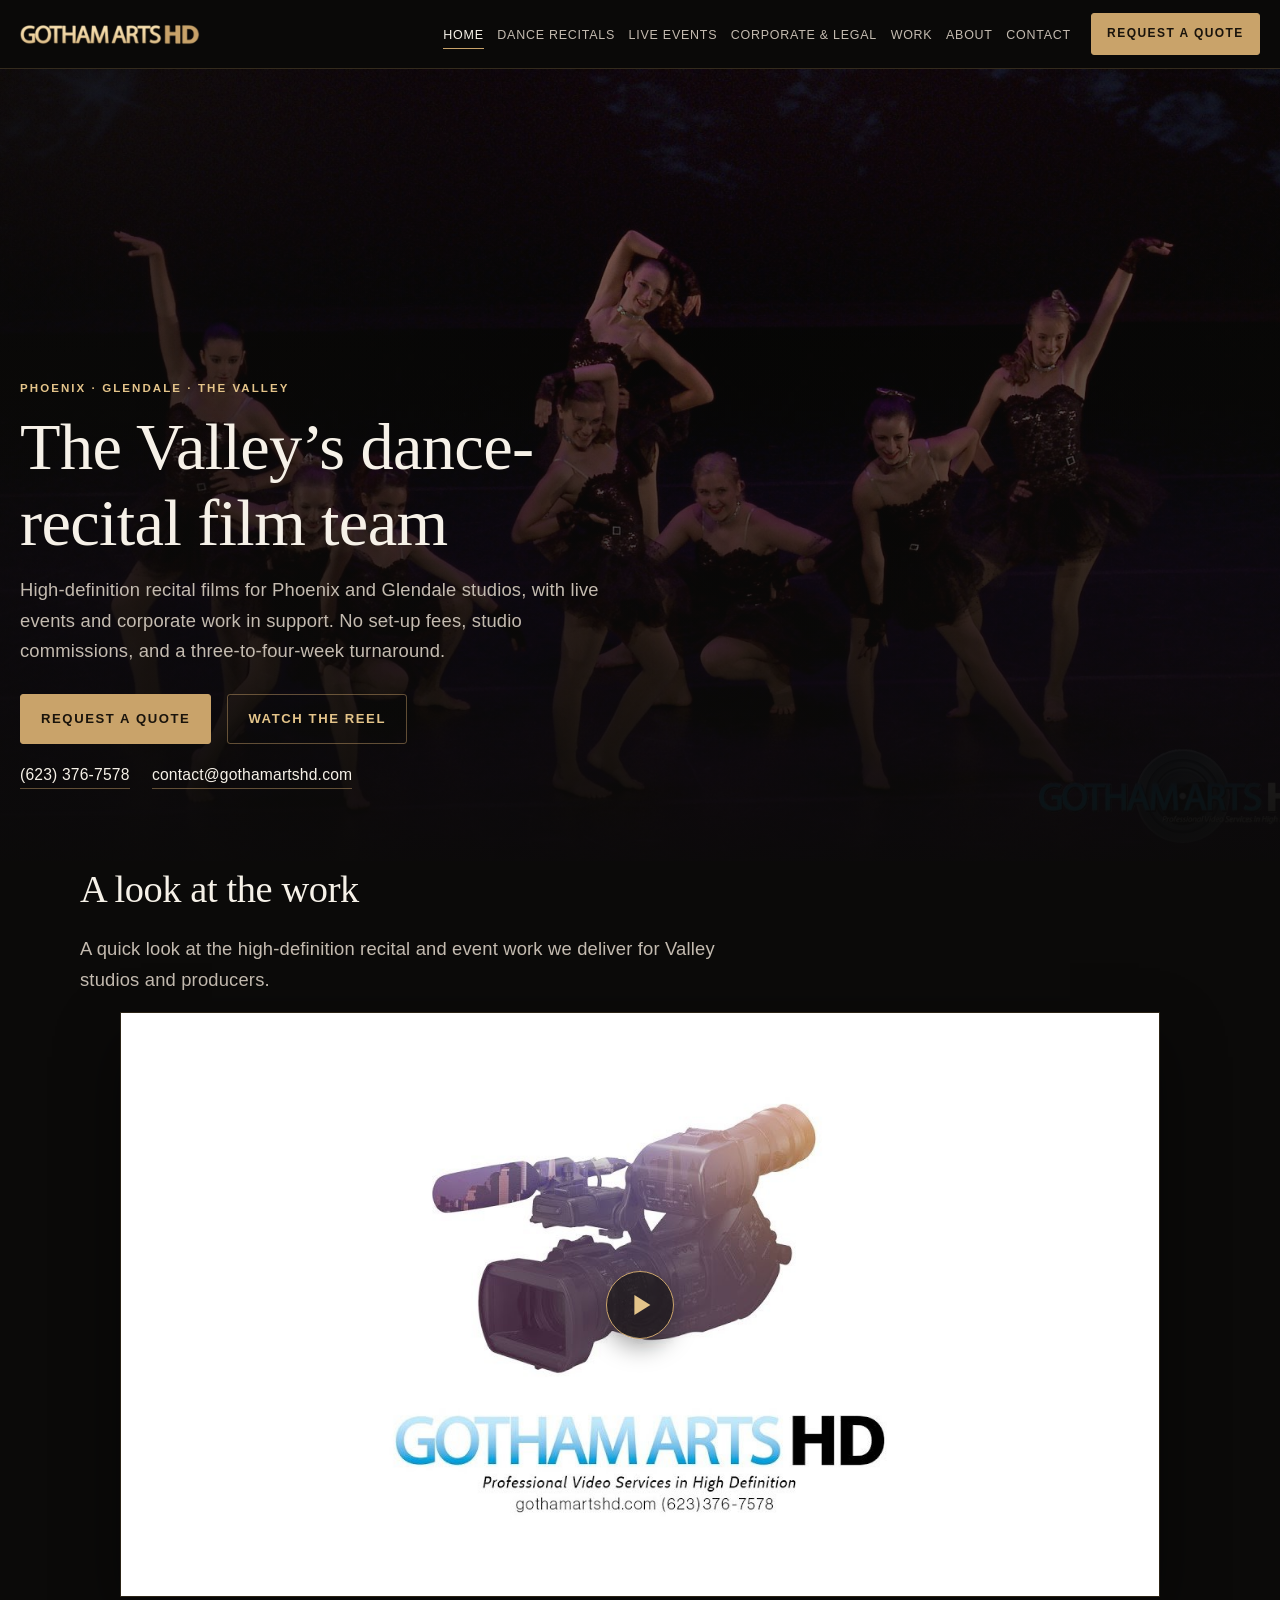
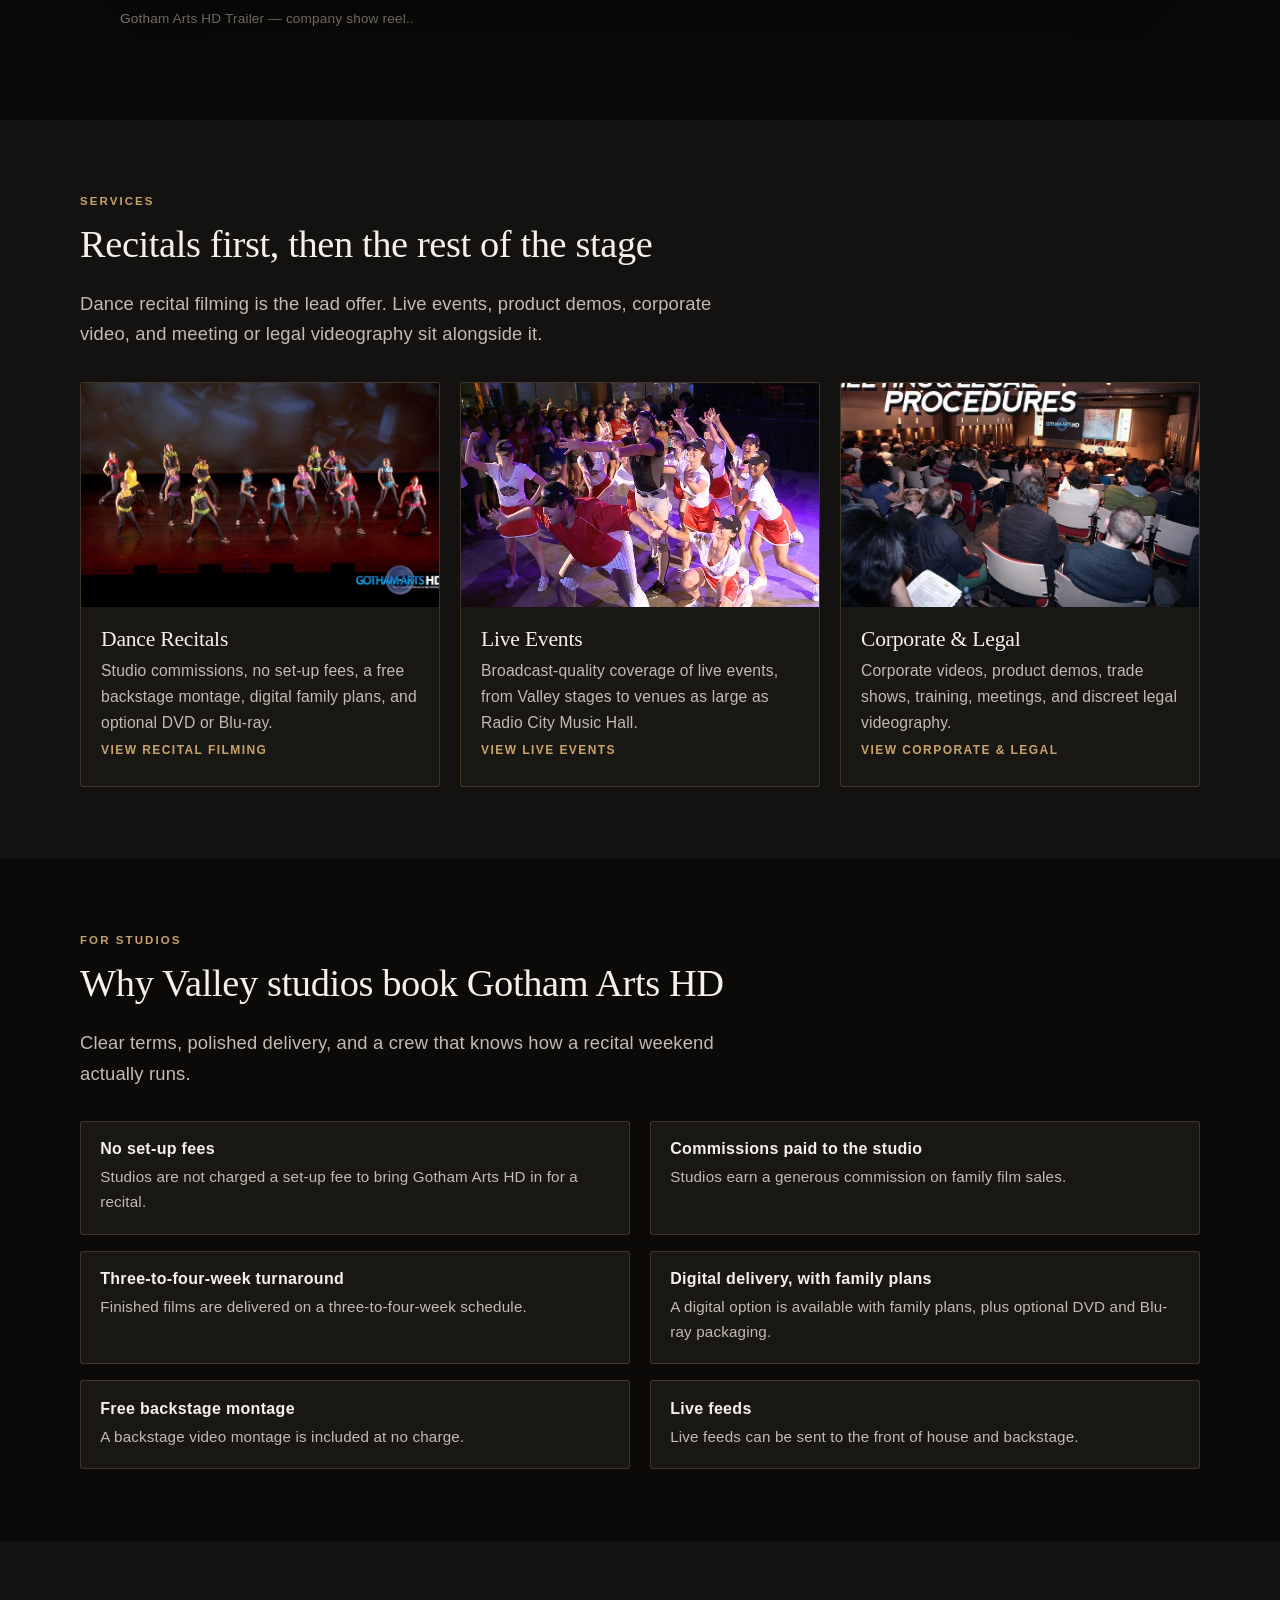
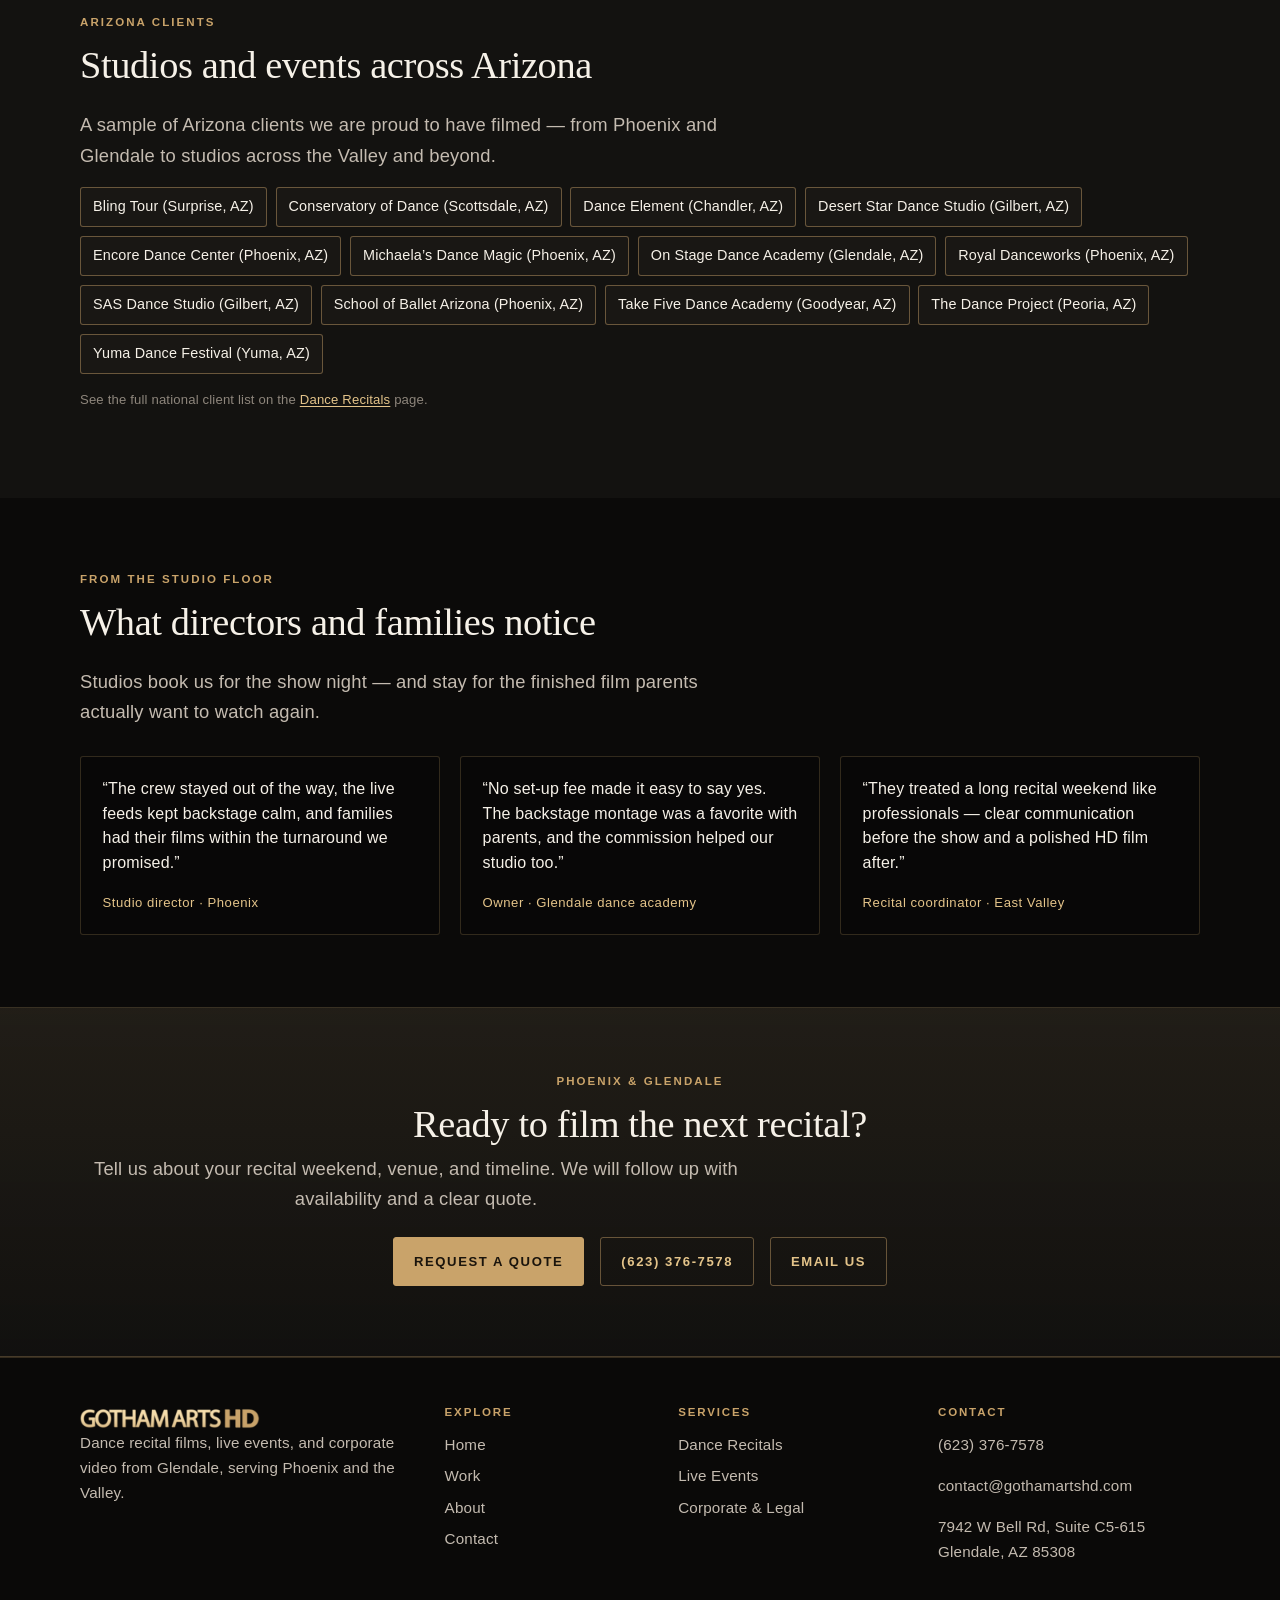
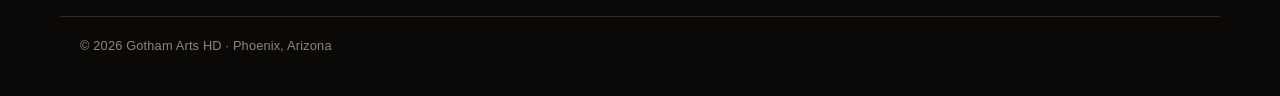
<file: index.html>
<!DOCTYPE html>
<html lang="en">
<head>
  <meta charset="utf-8">
  <meta name="viewport" content="width=device-width, initial-scale=1">
  <title>Gotham Arts HD | Dance Recital Films in Phoenix &amp; Glendale</title>
  <meta name="description" content="Gotham Arts HD films dance recitals, live events, and corporate video from Glendale, serving Phoenix and the Valley. Request a quote, call (623) 376-7578, or email contact@gothamartshd.com.">
  <meta name="theme-color" content="#0b0a09">
  <link rel="icon" href="assets/icons/favicon.ico" sizes="any">
  <link rel="icon" type="image/png" sizes="32x32" href="assets/icons/favicon-32.png">
  <link rel="apple-touch-icon" href="assets/icons/apple-touch-icon.png">
  <link rel="stylesheet" href="assets/css/styles.css">
</head>
<body>
  <a class="skip-link" href="#main">Skip to content</a>
  <header class="site-header">
    <div class="header-inner">
      <a class="logo" href="index.html">
        <img src="assets/images/logo-gold.png" alt="Gotham Arts HD" width="225" height="30">
      </a>
      <button class="nav-toggle" id="nav-toggle" type="button" aria-expanded="false" aria-controls="site-nav" aria-label="Open menu">
        <span class="nav-toggle-bars" aria-hidden="true"></span>
      </button>
      <nav class="site-nav" id="site-nav" aria-label="Primary">
        <ul>
<li><a href="index.html" aria-current="page">Home</a></li>
<li><a href="dance-recitals.html">Dance Recitals</a></li>
<li><a href="live-events.html">Live Events</a></li>
<li><a href="corporate-legal.html">Corporate &amp; Legal</a></li>
<li><a href="work.html">Work</a></li>
<li><a href="about.html">About</a></li>
<li><a href="contact.html">Contact</a></li>
</ul>
      </nav>
      <div class="header-cta">
        <a class="header-phone" href="tel:+16233767578">(623) 376-7578</a>
        <a class="btn btn-primary btn-sm" href="contact.html">Request a Quote</a>
      </div>
    </div>
  </header>
  <main id="main">

    <section class="hero" aria-label="Introduction">
      <div class="hero-media">
        <img src="assets/images/recital-black-tutus.jpg" alt="Dancers in black costumes posed on a darkened recital stage.">
      </div>
      <div class="hero-inner">
        <p class="kicker">Phoenix · Glendale · The Valley</p>
        <h1>The Valley’s dance-recital film team</h1>
        <p class="hero-lede">High-definition recital films for Phoenix and Glendale studios, with live events and corporate work in support. No set-up fees, studio commissions, and a three-to-four-week turnaround.</p>
        <div class="hero-actions">
          <a class="btn btn-primary" href="contact.html">Request a Quote</a>
          <a class="btn btn-ghost" href="#show-reel">Watch the reel</a>
        </div>
        <p class="hero-contact">
          <a href="tel:+16233767578">(623) 376-7578</a>
          <a href="mailto:contact@gothamartshd.com">contact@gothamartshd.com</a>
        </p>
      </div>
    </section>

    <section class="reel-section" id="show-reel" aria-labelledby="reel-heading">
      <div class="wrap">
        <p class="kicker">Show reel</p>
        <h2 id="reel-heading">A look at the work</h2>
        <p class="lede">A quick look at the high-definition recital and event work we deliver for Valley studios and producers.</p>
        
        <figure class="work-item">
          
          <div class="video-frame" data-video-id="W5P3ynT7zZY" data-video-title="Gotham Arts HD Trailer">
            <button type="button" class="video-facade" aria-label="Play Gotham Arts HD Trailer">
              <img src="assets/images/thumbs/W5P3ynT7zZY.jpg" alt="">
              <span class="play-icon" aria-hidden="true"></span>
            </button>
          </div>
          <figcaption class="video-caption">Gotham Arts HD Trailer — company show reel..</figcaption>
        </figure>
      </div>
    </section>

    <section class="section section-dark" aria-labelledby="services-heading">
      <div class="wrap">
        <p class="kicker">Services</p>
        <h2 id="services-heading">Recitals first, then the rest of the stage</h2>
        <p class="lede">Dance recital filming is the lead offer. Live events, product demos, corporate video, and meeting or legal videography sit alongside it.</p>
        <div class="grid-3" style="margin-top:2rem;">
          <a class="card" href="dance-recitals.html">
            <div class="card-img"><img src="assets/images/recital-jazz-cast.jpg" alt="A large jazz ensemble performing on a recital stage, filmed by Gotham Arts HD."></div>
            <div class="card-body">
              <h3>Dance Recitals</h3>
              <p>Studio commissions, no set-up fees, a free backstage montage, digital family plans, and optional DVD or Blu-ray.</p>
              <span class="card-cta">View recital filming</span>
            </div>
          </a>
          <a class="card" href="live-events.html">
            <div class="card-img"><img src="assets/images/mlb-allstar-2011-a.jpg" alt="Performers in red and white dance at the 2011 MLB All-Star pre-game party, filmed by Gotham Arts HD."></div>
            <div class="card-body">
              <h3>Live Events</h3>
              <p>Broadcast-quality coverage of live events, from Valley stages to venues as large as Radio City Music Hall.</p>
              <span class="card-cta">View live events</span>
            </div>
          </a>
          <a class="card" href="corporate-legal.html">
            <div class="card-img"><img src="assets/images/meeting-hall-crop.jpg" alt="A large meeting hall with a Gotham Arts HD screen on stage, photographed from the audience."></div>
            <div class="card-body">
              <h3>Corporate &amp; Legal</h3>
              <p>Corporate videos, product demos, trade shows, training, meetings, and discreet legal videography.</p>
              <span class="card-cta">View corporate &amp; legal</span>
            </div>
          </a>
        </div>
      </div>
    </section>

    <section class="section" aria-labelledby="why-heading">
      <div class="wrap">
        <p class="kicker">For studios</p>
        <h2 id="why-heading">Why Valley studios book Gotham Arts HD</h2>
        <p class="lede">Clear terms, polished delivery, and a crew that knows how a recital weekend actually runs.</p>
        <ul class="feature-list" style="margin-top:2rem;">
          <li>
            <h3>No set-up fees</h3>
            <p>Studios are not charged a set-up fee to bring Gotham Arts HD in for a recital.</p>
          </li>
          <li>
            <h3>Commissions paid to the studio</h3>
            <p>Studios earn a generous commission on family film sales.</p>
          </li>
          <li>
            <h3>Three-to-four-week turnaround</h3>
            <p>Finished films are delivered on a three-to-four-week schedule.</p>
          </li>
          <li>
            <h3>Digital delivery, with family plans</h3>
            <p>A digital option is available with family plans, plus optional DVD and Blu-ray packaging.</p>
          </li>
          <li>
            <h3>Free backstage montage</h3>
            <p>A backstage video montage is included at no charge.</p>
          </li>
          <li>
            <h3>Live feeds</h3>
            <p>Live feeds can be sent to the front of house and backstage.</p>
          </li>
        </ul>
      </div>
    </section>

    <section class="section section-dark" aria-labelledby="studios-heading">
      <div class="wrap">
        <p class="kicker">Arizona clients</p>
        <h2 id="studios-heading">Studios and events across Arizona</h2>
        <p class="lede">A sample of Arizona clients we are proud to have filmed — from Phoenix and Glendale to studios across the Valley and beyond.</p>
        <ul class='studio-list'>
<li class="is-az">Bling Tour (Surprise, AZ)</li>
<li class="is-az">Conservatory of Dance (Scottsdale, AZ)</li>
<li class="is-az">Dance Element (Chandler, AZ)</li>
<li class="is-az">Desert Star Dance Studio (Gilbert, AZ)</li>
<li class="is-az">Encore Dance Center (Phoenix, AZ)</li>
<li class="is-az">Michaela’s Dance Magic (Phoenix, AZ)</li>
<li class="is-az">On Stage Dance Academy (Glendale, AZ)</li>
<li class="is-az">Royal Danceworks (Phoenix, AZ)</li>
<li class="is-az">SAS Dance Studio (Gilbert, AZ)</li>
<li class="is-az">School of Ballet Arizona (Phoenix, AZ)</li>
<li class="is-az">Take Five Dance Academy (Goodyear, AZ)</li>
<li class="is-az">The Dance Project (Peoria, AZ)</li>
<li class="is-az">Yuma Dance Festival (Yuma, AZ)</li>
</ul>
        <p class="studio-note fine">See the full national client list on the <a href="dance-recitals.html">Dance Recitals</a> page.</p>
      </div>
    </section>

    <section class="section" aria-labelledby="reviews-heading">
      <div class="wrap">
        <p class="kicker">From the studio floor</p>
        <h2 id="reviews-heading">What directors and families notice</h2>
        <p class="lede">Studios book us for the show night — and stay for the finished film parents actually want to watch again.</p>
        <div class="quote-grid">
          <article class="quote-card">
            <blockquote>“The crew stayed out of the way, the live feeds kept backstage calm, and families had their films within the turnaround we promised.”</blockquote>
            <cite>Studio director · Phoenix</cite>
          </article>
          <article class="quote-card">
            <blockquote>“No set-up fee made it easy to say yes. The backstage montage was a favorite with parents, and the commission helped our studio too.”</blockquote>
            <cite>Owner · Glendale dance academy</cite>
          </article>
          <article class="quote-card">
            <blockquote>“They treated a long recital weekend like professionals — clear communication before the show and a polished HD film after.”</blockquote>
            <cite>Recital coordinator · East Valley</cite>
          </article>
        </div>
      </div>
    </section>

    <section class="cta-band" aria-labelledby="home-cta">
      <div class="wrap">
        <p class="kicker">Phoenix &amp; Glendale</p>
        <h2 id="home-cta">Ready to film the next recital?</h2>
        <p class="lede">Tell us about your recital weekend, venue, and timeline. We will follow up with availability and a clear quote.</p>
        <div class="hero-actions">
          <a class="btn btn-primary" href="contact.html">Request a Quote</a>
          <a class="btn btn-ghost" href="tel:+16233767578">(623) 376-7578</a>
          <a class="btn btn-ghost" href="mailto:contact@gothamartshd.com">Email us</a>
        </div>
      </div>
    </section>
    
  </main>
  <footer class="site-footer">
    <div class="wrap footer-grid">
      <div class="footer-brand">
        <a class="logo" href="index.html"><img src="assets/images/logo-gold.png" alt="Gotham Arts HD" width="200" height="27"></a>
        <p>Dance recital films, live events, and corporate video from Glendale, serving Phoenix and the Valley.</p>
      </div>
      <div>
        <h2>Explore</h2>
        <ul>
          <li><a href="index.html">Home</a></li>
          <li><a href="work.html">Work</a></li>
          <li><a href="about.html">About</a></li>
          <li><a href="contact.html">Contact</a></li>
        </ul>
      </div>
      <div>
        <h2>Services</h2>
        <ul>
          <li><a href="dance-recitals.html">Dance Recitals</a></li>
          <li><a href="live-events.html">Live Events</a></li>
          <li><a href="corporate-legal.html">Corporate &amp; Legal</a></li>
        </ul>
      </div>
      <div>
        <h2>Contact</h2>
        <p><a href="tel:+16233767578">(623) 376-7578</a></p>
        <p><a href="mailto:contact@gothamartshd.com">contact@gothamartshd.com</a></p>
        <p>7942 W Bell Rd, Suite C5-615<br>
        Glendale, AZ 85308</p>
      </div>
    </div>
    <div class="wrap footer-legal">
      <p>© 2026 Gotham Arts HD · Phoenix, Arizona</p>
    </div>
  </footer>
  <script src="assets/js/main.js"></script>
</body>
</html>
</file>
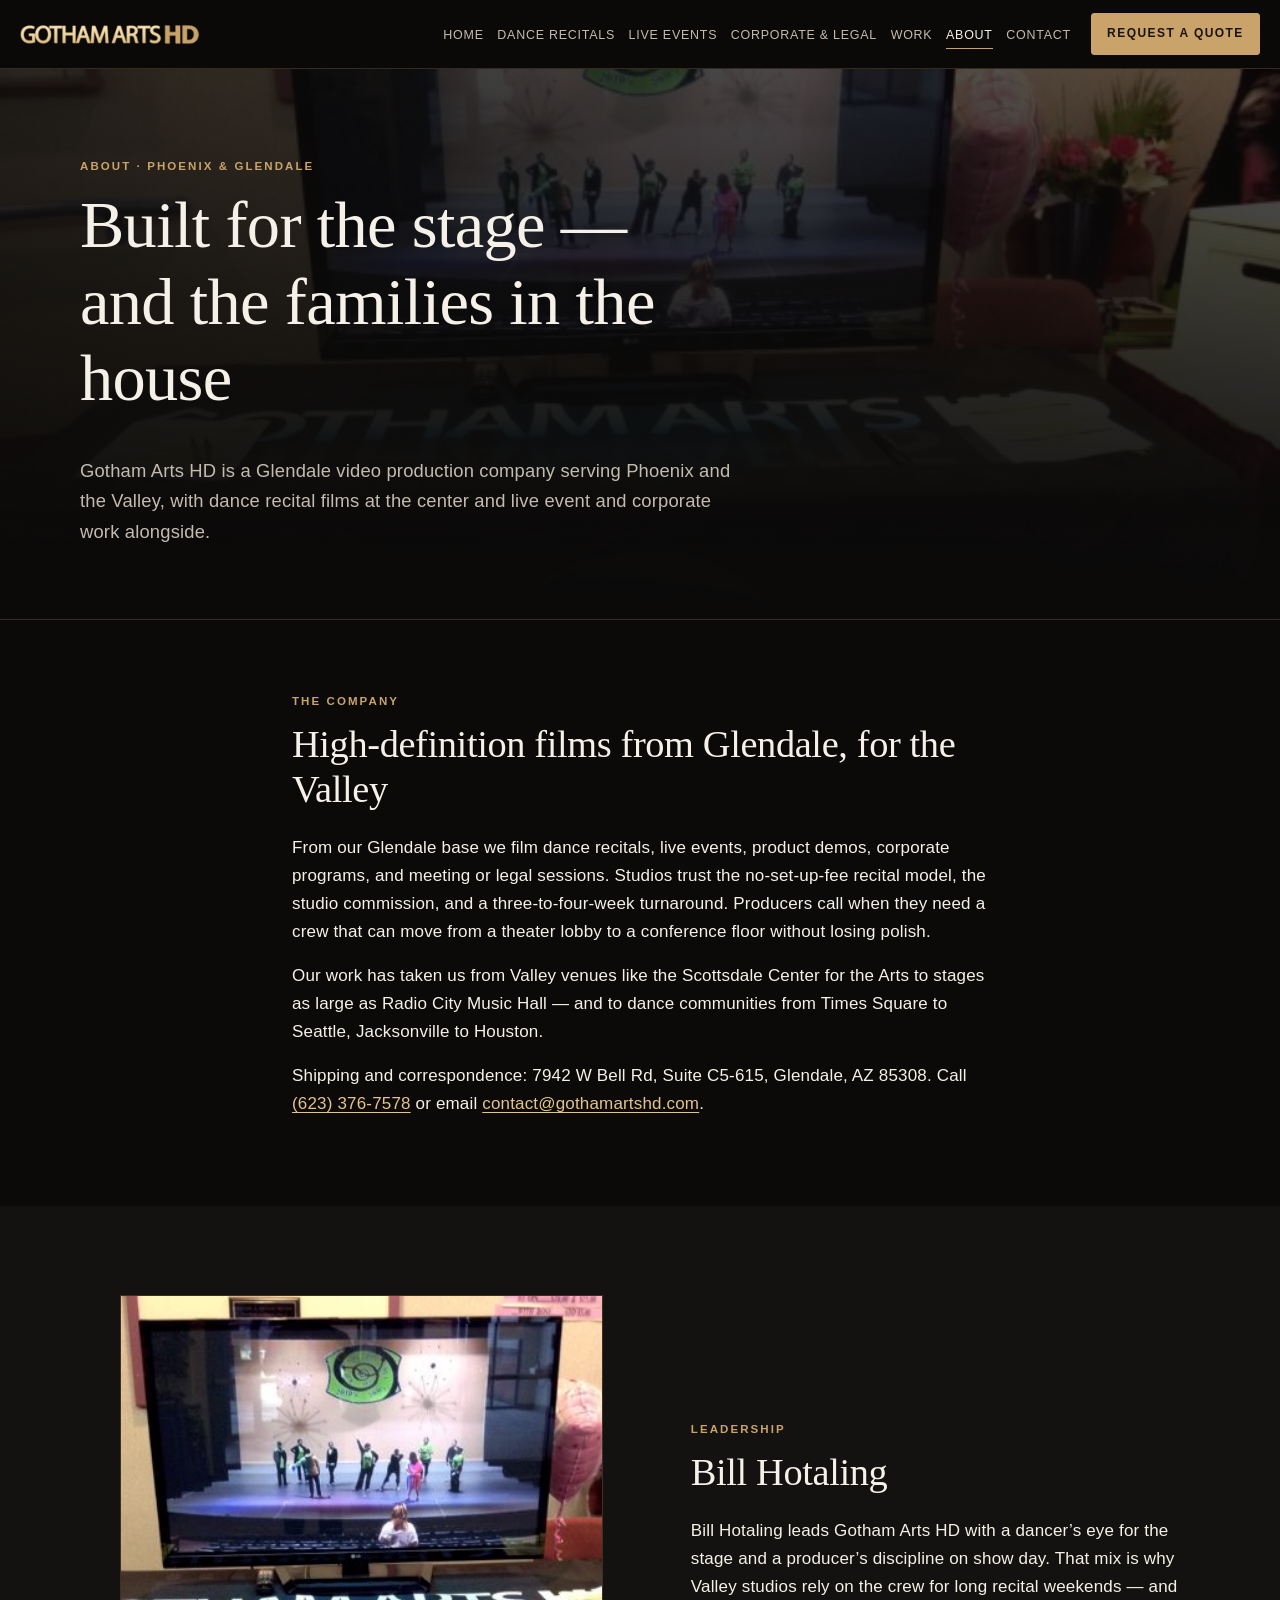
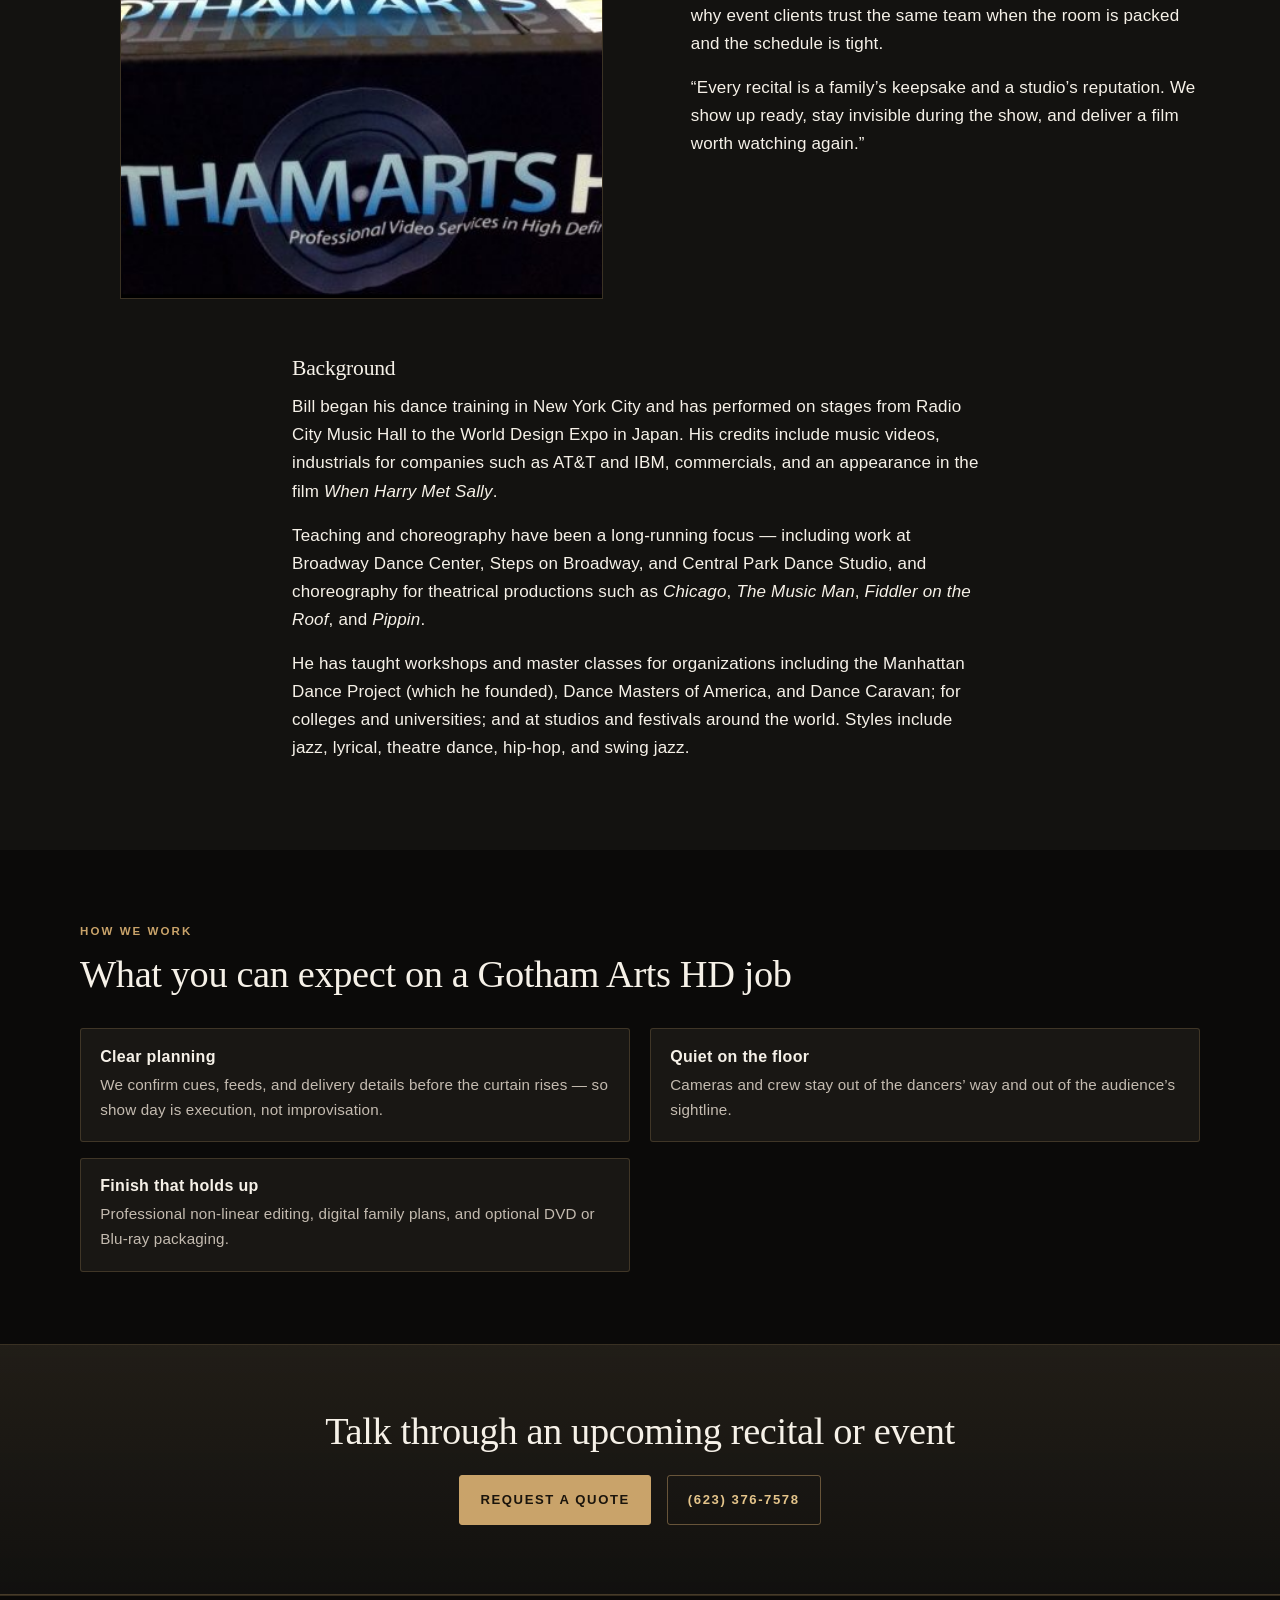
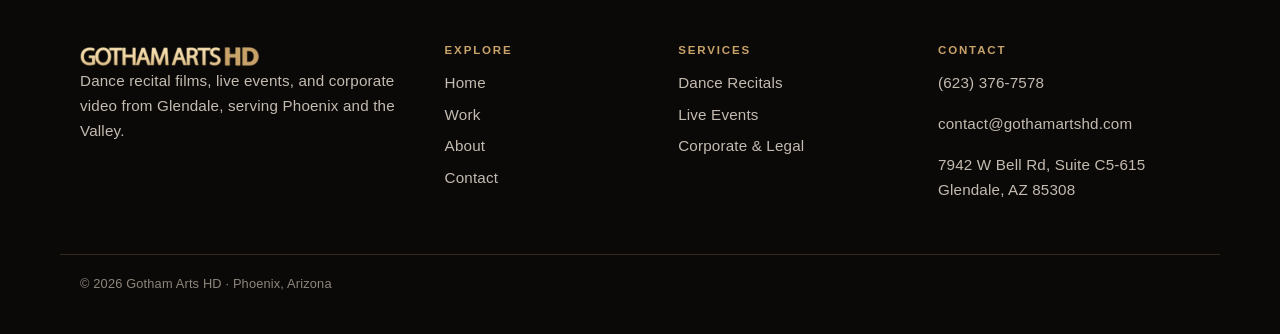
<file: about.html>
<!DOCTYPE html>
<html lang="en">
<head>
  <meta charset="utf-8">
  <meta name="viewport" content="width=device-width, initial-scale=1">
  <title>About Gotham Arts HD &amp; Bill Hotaling | Phoenix &amp; Glendale</title>
  <meta name="description" content="Gotham Arts HD is a Glendale video production company serving Phoenix and the Valley — led by Bill Hotaling, with a focus on dance recital films, live events, and corporate video.">
  <meta name="theme-color" content="#0b0a09">
  <link rel="icon" href="assets/icons/favicon.ico" sizes="any">
  <link rel="icon" type="image/png" sizes="32x32" href="assets/icons/favicon-32.png">
  <link rel="apple-touch-icon" href="assets/icons/apple-touch-icon.png">
  <link rel="stylesheet" href="assets/css/styles.css">
</head>
<body>
  <a class="skip-link" href="#main">Skip to content</a>
  <header class="site-header">
    <div class="header-inner">
      <a class="logo" href="index.html">
        <img src="assets/images/logo-gold.png" alt="Gotham Arts HD" width="225" height="30">
      </a>
      <button class="nav-toggle" id="nav-toggle" type="button" aria-expanded="false" aria-controls="site-nav" aria-label="Open menu">
        <span class="nav-toggle-bars" aria-hidden="true"></span>
      </button>
      <nav class="site-nav" id="site-nav" aria-label="Primary">
        <ul>
<li><a href="index.html">Home</a></li>
<li><a href="dance-recitals.html">Dance Recitals</a></li>
<li><a href="live-events.html">Live Events</a></li>
<li><a href="corporate-legal.html">Corporate &amp; Legal</a></li>
<li><a href="work.html">Work</a></li>
<li><a href="about.html" aria-current="page">About</a></li>
<li><a href="contact.html">Contact</a></li>
</ul>
      </nav>
      <div class="header-cta">
        <a class="header-phone" href="tel:+16233767578">(623) 376-7578</a>
        <a class="btn btn-primary btn-sm" href="contact.html">Request a Quote</a>
      </div>
    </div>
  </header>
  <main id="main">

    <section class="page-hero">
      <div class="page-hero-bg">
        <img src="assets/images/recital-booth.jpg" alt="A Gotham Arts HD event table with the company logo and a television playing recital footage.">
      </div>
      <div class="wrap">
        <p class="kicker">About · Phoenix &amp; Glendale</p>
        <h1>Built for the stage — and the families in the house</h1>
        <p class="lede">Gotham Arts HD is a Glendale video production company serving Phoenix and the Valley, with dance recital films at the center and live event and corporate work alongside.</p>
      </div>
    </section>

    <section class="section" aria-labelledby="company-heading">
      <div class="wrap" style="max-width:46rem;">
        <p class="kicker">The company</p>
        <h2 id="company-heading">High-definition films from Glendale, for the Valley</h2>
        <p>From our Glendale base we film dance recitals, live events, product demos, corporate programs, and meeting or legal sessions. Studios trust the no-set-up-fee recital model, the studio commission, and a three-to-four-week turnaround. Producers call when they need a crew that can move from a theater lobby to a conference floor without losing polish.</p>
        <p>Our work has taken us from Valley venues like the Scottsdale Center for the Arts to stages as large as Radio City Music Hall — and to dance communities from Times Square to Seattle, Jacksonville to Houston.</p>
        <p>Shipping and correspondence: 7942 W Bell Rd, Suite C5-615, Glendale, AZ 85308. Call <a href="tel:+16233767578">(623) 376-7578</a> or email <a href="mailto:contact@gothamartshd.com">contact@gothamartshd.com</a>.</p>
      </div>
    </section>

    <section class="section section-dark" aria-labelledby="bill-heading">
      <div class="wrap split">
        <figure class="about-portrait">
          <img src="assets/images/recital-booth.jpg" alt="Gotham Arts HD booth with company branding and recital footage on screen.">
        </figure>
        <div class="split-text">
          <p class="kicker">Leadership</p>
          <h2 id="bill-heading">Bill Hotaling</h2>
          <p>Bill Hotaling leads Gotham Arts HD with a dancer’s eye for the stage and a producer’s discipline on show day. That mix is why Valley studios rely on the crew for long recital weekends — and why event clients trust the same team when the room is packed and the schedule is tight.</p>
          <p>“Every recital is a family’s keepsake and a studio’s reputation. We show up ready, stay invisible during the show, and deliver a film worth watching again.”</p>
        </div>
      </div>
      <div class="wrap" style="max-width:46rem; margin-top:2.5rem;">
        <h3>Background</h3>
        <p>Bill began his dance training in New York City and has performed on stages from Radio City Music Hall to the World Design Expo in Japan. His credits include music videos, industrials for companies such as AT&amp;T and IBM, commercials, and an appearance in the film <cite>When Harry Met Sally</cite>.</p>
        <p>Teaching and choreography have been a long-running focus — including work at Broadway Dance Center, Steps on Broadway, and Central Park Dance Studio, and choreography for theatrical productions such as <cite>Chicago</cite>, <cite>The Music Man</cite>, <cite>Fiddler on the Roof</cite>, and <cite>Pippin</cite>.</p>
        <p>He has taught workshops and master classes for organizations including the Manhattan Dance Project (which he founded), Dance Masters of America, and Dance Caravan; for colleges and universities; and at studios and festivals around the world. Styles include jazz, lyrical, theatre dance, hip-hop, and swing jazz.</p>
      </div>
    </section>

    <section class="section" aria-labelledby="values-heading">
      <div class="wrap">
        <p class="kicker">How we work</p>
        <h2 id="values-heading">What you can expect on a Gotham Arts HD job</h2>
        <ul class="feature-list" style="margin-top:2rem;">
          <li><h3>Clear planning</h3><p>We confirm cues, feeds, and delivery details before the curtain rises — so show day is execution, not improvisation.</p></li>
          <li><h3>Quiet on the floor</h3><p>Cameras and crew stay out of the dancers’ way and out of the audience’s sightline.</p></li>
          <li><h3>Finish that holds up</h3><p>Professional non-linear editing, digital family plans, and optional DVD or Blu-ray packaging.</p></li>
        </ul>
      </div>
    </section>

    <section class="cta-band" aria-labelledby="about-cta">
      <div class="wrap">
        <h2 id="about-cta">Talk through an upcoming recital or event</h2>
        <div class="hero-actions">
          <a class="btn btn-primary" href="contact.html">Request a Quote</a>
          <a class="btn btn-ghost" href="tel:+16233767578">(623) 376-7578</a>
        </div>
      </div>
    </section>
    
  </main>
  <footer class="site-footer">
    <div class="wrap footer-grid">
      <div class="footer-brand">
        <a class="logo" href="index.html"><img src="assets/images/logo-gold.png" alt="Gotham Arts HD" width="200" height="27"></a>
        <p>Dance recital films, live events, and corporate video from Glendale, serving Phoenix and the Valley.</p>
      </div>
      <div>
        <h2>Explore</h2>
        <ul>
          <li><a href="index.html">Home</a></li>
          <li><a href="work.html">Work</a></li>
          <li><a href="about.html">About</a></li>
          <li><a href="contact.html">Contact</a></li>
        </ul>
      </div>
      <div>
        <h2>Services</h2>
        <ul>
          <li><a href="dance-recitals.html">Dance Recitals</a></li>
          <li><a href="live-events.html">Live Events</a></li>
          <li><a href="corporate-legal.html">Corporate &amp; Legal</a></li>
        </ul>
      </div>
      <div>
        <h2>Contact</h2>
        <p><a href="tel:+16233767578">(623) 376-7578</a></p>
        <p><a href="mailto:contact@gothamartshd.com">contact@gothamartshd.com</a></p>
        <p>7942 W Bell Rd, Suite C5-615<br>
        Glendale, AZ 85308</p>
      </div>
    </div>
    <div class="wrap footer-legal">
      <p>© 2026 Gotham Arts HD · Phoenix, Arizona</p>
    </div>
  </footer>
  <script src="assets/js/main.js"></script>
</body>
</html>
</file>
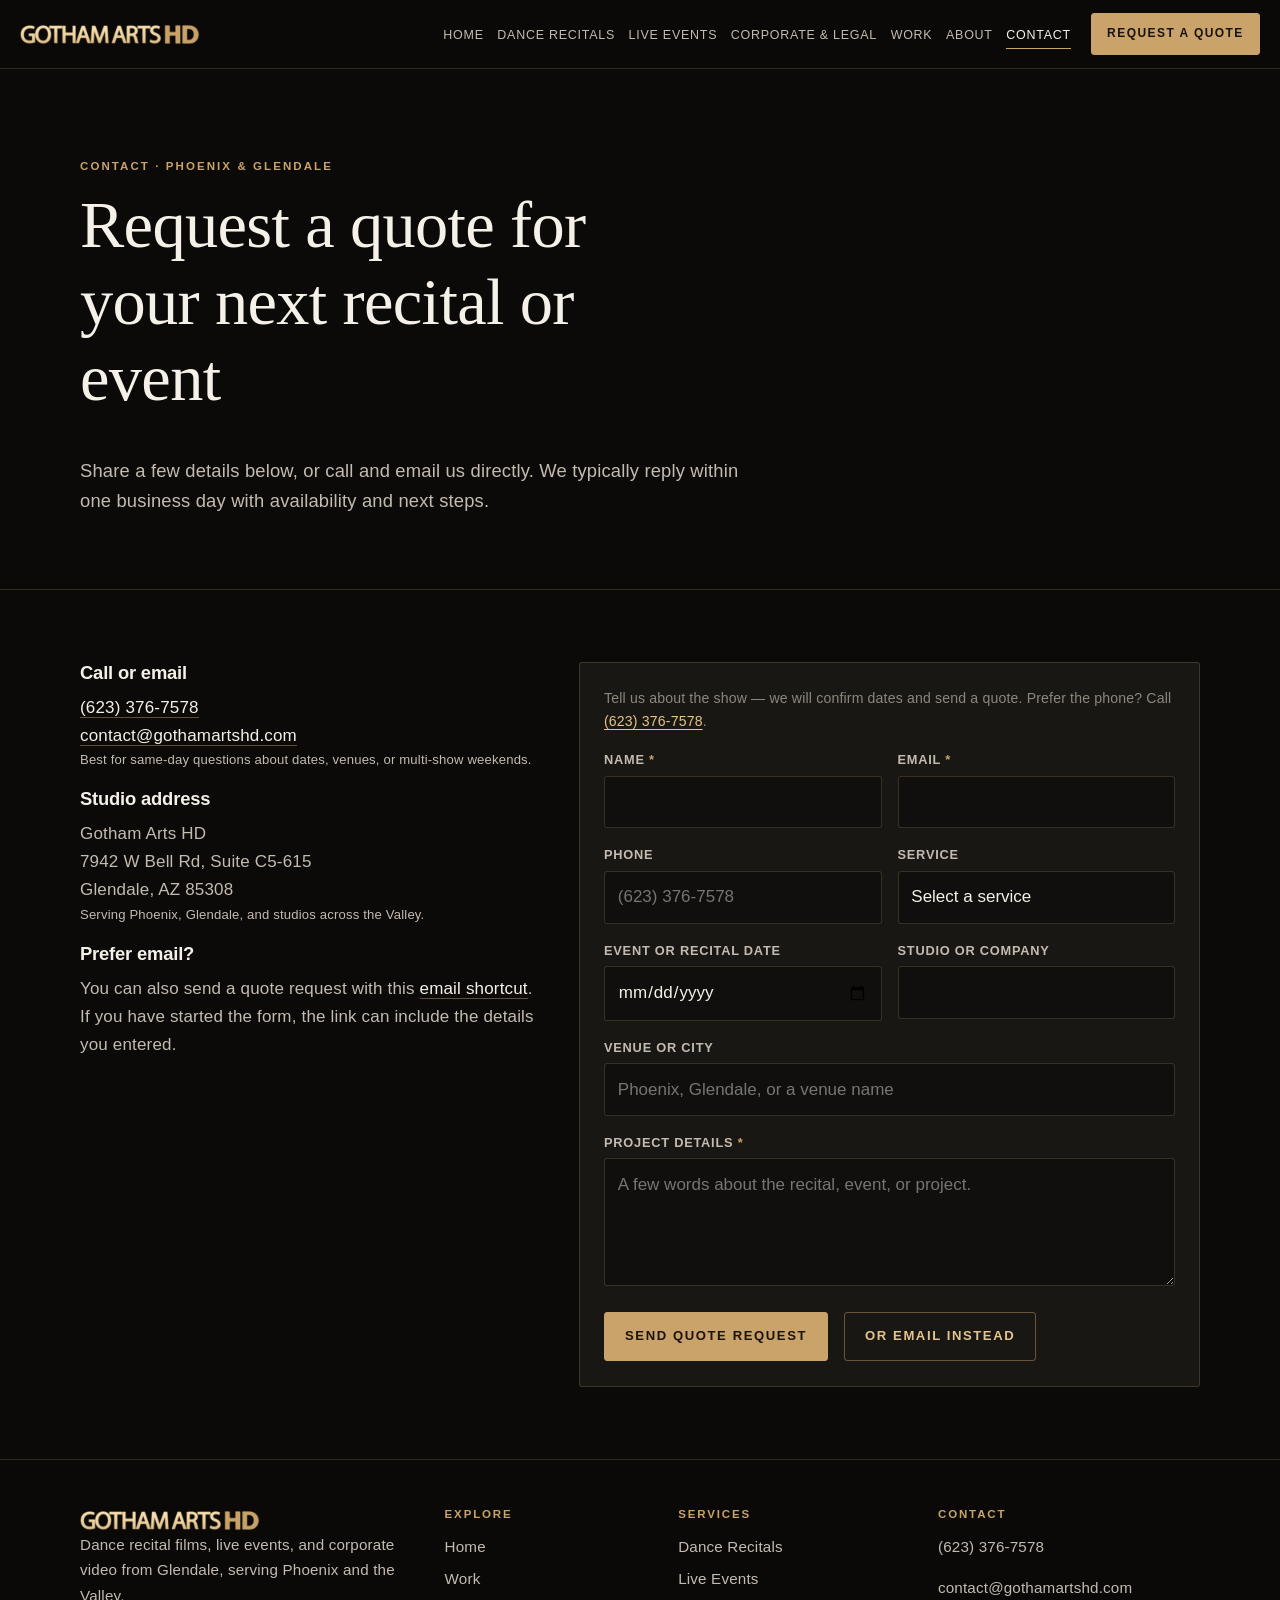
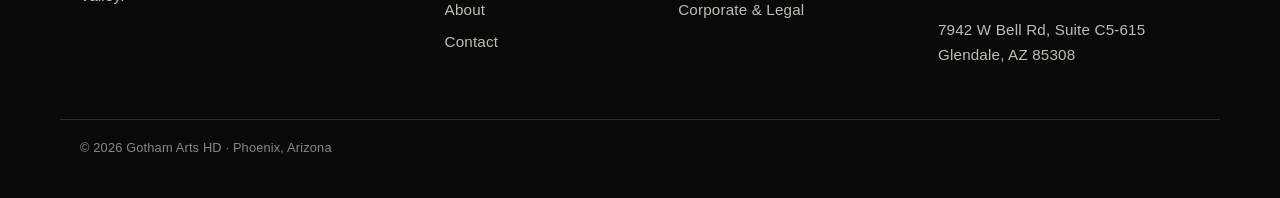
<file: contact.html>
<!DOCTYPE html>
<html lang="en">
<head>
  <meta charset="utf-8">
  <meta name="viewport" content="width=device-width, initial-scale=1">
  <title>Request a Quote | Gotham Arts HD — Glendale, AZ</title>
  <meta name="description" content="Request a quote from Gotham Arts HD in Glendale, serving Phoenix and the Valley. Call (623) 376-7578 or email contact@gothamartshd.com.">
  <meta name="theme-color" content="#0b0a09">
  <link rel="icon" href="assets/icons/favicon.ico" sizes="any">
  <link rel="icon" type="image/png" sizes="32x32" href="assets/icons/favicon-32.png">
  <link rel="apple-touch-icon" href="assets/icons/apple-touch-icon.png">
  <link rel="stylesheet" href="assets/css/styles.css">
</head>
<body>
  <a class="skip-link" href="#main">Skip to content</a>
  <header class="site-header">
    <div class="header-inner">
      <a class="logo" href="index.html">
        <img src="assets/images/logo-gold.png" alt="Gotham Arts HD" width="225" height="30">
      </a>
      <button class="nav-toggle" id="nav-toggle" type="button" aria-expanded="false" aria-controls="site-nav" aria-label="Open menu">
        <span class="nav-toggle-bars" aria-hidden="true"></span>
      </button>
      <nav class="site-nav" id="site-nav" aria-label="Primary">
        <ul>
<li><a href="index.html">Home</a></li>
<li><a href="dance-recitals.html">Dance Recitals</a></li>
<li><a href="live-events.html">Live Events</a></li>
<li><a href="corporate-legal.html">Corporate &amp; Legal</a></li>
<li><a href="work.html">Work</a></li>
<li><a href="about.html">About</a></li>
<li><a href="contact.html" aria-current="page">Contact</a></li>
</ul>
      </nav>
      <div class="header-cta">
        <a class="header-phone" href="tel:+16233767578">(623) 376-7578</a>
        <a class="btn btn-primary btn-sm" href="#quote-form">Request a Quote</a>
      </div>
    </div>
  </header>
  <main id="main">

    <section class="page-hero">
      <div class="wrap">
        <p class="kicker">Contact · Phoenix &amp; Glendale</p>
        <h1>Request a quote for your next recital or event</h1>
        <p class="lede">Share a few details below, or call and email us directly. We typically reply within one business day with availability and next steps.</p>
      </div>
    </section>

    <section class="section" aria-labelledby="contact-heading">
      <div class="wrap contact-grid">
        <div class="contact-facts">
          <div>
            <h2 id="contact-heading">Call or email</h2>
            <p><a href="tel:+16233767578">(623) 376-7578</a></p>
            <p><a href="mailto:contact@gothamartshd.com">contact@gothamartshd.com</a></p>
            <p class="fine">Best for same-day questions about dates, venues, or multi-show weekends.</p>
          </div>
          <div>
            <h2>Studio address</h2>
            <address>
              Gotham Arts HD<br>
              7942 W Bell Rd, Suite C5-615<br>
              Glendale, AZ 85308
            </address>
            <p class="fine">Serving Phoenix, Glendale, and studios across the Valley.</p>
          </div>
          <div>
            <h2>Prefer email?</h2>
            <p>You can also send a quote request with this <a id="mailto-fallback" href="mailto:contact@gothamartshd.com?subject=Quote%20request">email shortcut</a>. If you have started the form, the link can include the details you entered.</p>
          </div>
        </div>

        <div>
          <div id="quote-success" class="form-success" tabindex="-1">
            <h2>Thank you — we have your details</h2>
            <p>For the fastest reply, call <a href="tel:+16233767578">(623) 376-7578</a> or email <a href="mailto:contact@gothamartshd.com">contact@gothamartshd.com</a>. You can also <a data-success-mailto href="mailto:contact@gothamartshd.com">open a pre-filled email</a> with the information you entered here.</p>
          </div>

          <form class="form" id="quote-form" action="#" method="post" novalidate>
            <p class="form-note">Tell us about the show — we will confirm dates and send a quote. Prefer the phone? Call <a href="tel:+16233767578">(623) 376-7578</a>.</p>

            <div class="form-row">
              <div class="field" id="field-name">
                <label for="name">Name <span class="req" aria-hidden="true">*</span></label>
                <input id="name" name="name" type="text" autocomplete="name" required>
                <p class="error" role="alert">Please enter your name.</p>
              </div>
              <div class="field" id="field-email">
                <label for="email">Email <span class="req" aria-hidden="true">*</span></label>
                <input id="email" name="email" type="email" autocomplete="email" required>
                <p class="error" role="alert">Please enter a valid email address.</p>
              </div>
            </div>

            <div class="form-row">
              <div class="field" id="field-phone">
                <label for="phone">Phone</label>
                <input id="phone" name="phone" type="tel" autocomplete="tel" inputmode="tel" placeholder="(623) 376-7578">
                <p class="error" role="alert">Please enter a phone number with at least 10 digits, or leave this blank.</p>
              </div>
              <div class="field" id="field-service">
                <label for="service">Service</label>
                <select id="service" name="service">
                  <option value="">Select a service</option>
                  <option>Dance recital</option>
                  <option>Live event</option>
                  <option>Corporate video</option>
                  <option>Sales or product demo</option>
                  <option>Meeting or legal videography</option>
                  <option>Other</option>
                </select>
              </div>
            </div>

            <div class="form-row">
              <div class="field" id="field-event-date">
                <label for="event-date">Event or recital date</label>
                <input id="event-date" name="event-date" type="date">
              </div>
              <div class="field" id="field-organization">
                <label for="organization">Studio or company</label>
                <input id="organization" name="organization" type="text" autocomplete="organization">
              </div>
            </div>

            <div class="field" id="field-venue">
              <label for="venue">Venue or city</label>
              <input id="venue" name="venue" type="text" placeholder="Phoenix, Glendale, or a venue name">
            </div>

            <div class="field" id="field-message">
              <label for="message">Project details <span class="req" aria-hidden="true">*</span></label>
              <textarea id="message" name="message" required placeholder="A few words about the recital, event, or project."></textarea>
              <p class="error" role="alert">Please tell us a little about your project.</p>
            </div>

            <div class="form-actions">
              <button class="btn btn-primary" type="submit">Send quote request</button>
              <a class="btn btn-ghost" href="mailto:contact@gothamartshd.com">Or email instead</a>
            </div>
          </form>
        </div>
      </div>
    </section>
    
  </main>
  <footer class="site-footer">
    <div class="wrap footer-grid">
      <div class="footer-brand">
        <a class="logo" href="index.html"><img src="assets/images/logo-gold.png" alt="Gotham Arts HD" width="200" height="27"></a>
        <p>Dance recital films, live events, and corporate video from Glendale, serving Phoenix and the Valley.</p>
      </div>
      <div>
        <h2>Explore</h2>
        <ul>
          <li><a href="index.html">Home</a></li>
          <li><a href="work.html">Work</a></li>
          <li><a href="about.html">About</a></li>
          <li><a href="contact.html">Contact</a></li>
        </ul>
      </div>
      <div>
        <h2>Services</h2>
        <ul>
          <li><a href="dance-recitals.html">Dance Recitals</a></li>
          <li><a href="live-events.html">Live Events</a></li>
          <li><a href="corporate-legal.html">Corporate &amp; Legal</a></li>
        </ul>
      </div>
      <div>
        <h2>Contact</h2>
        <p><a href="tel:+16233767578">(623) 376-7578</a></p>
        <p><a href="mailto:contact@gothamartshd.com">contact@gothamartshd.com</a></p>
        <p>7942 W Bell Rd, Suite C5-615<br>
        Glendale, AZ 85308</p>
      </div>
    </div>
    <div class="wrap footer-legal">
      <p>© 2026 Gotham Arts HD · Phoenix, Arizona</p>
    </div>
  </footer>
  <script src="assets/js/main.js"></script>
</body>
</html>
</file>
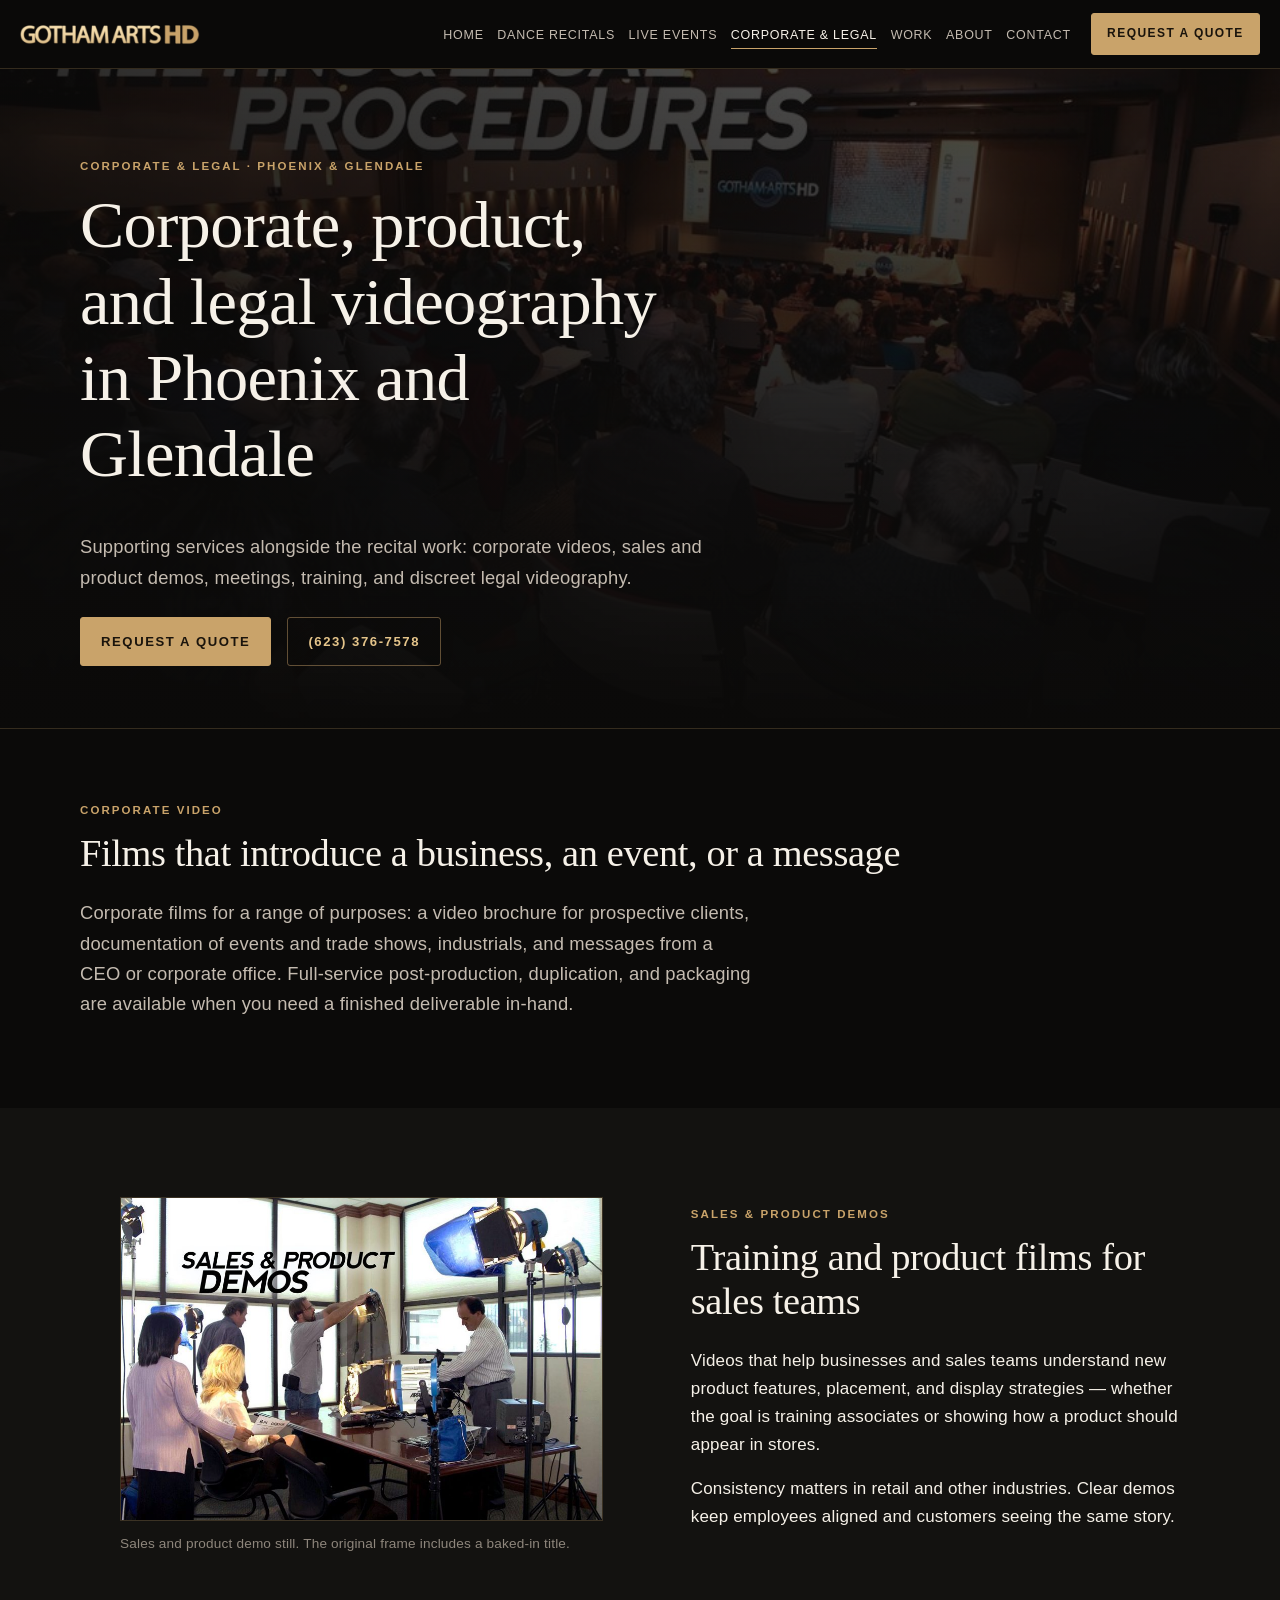
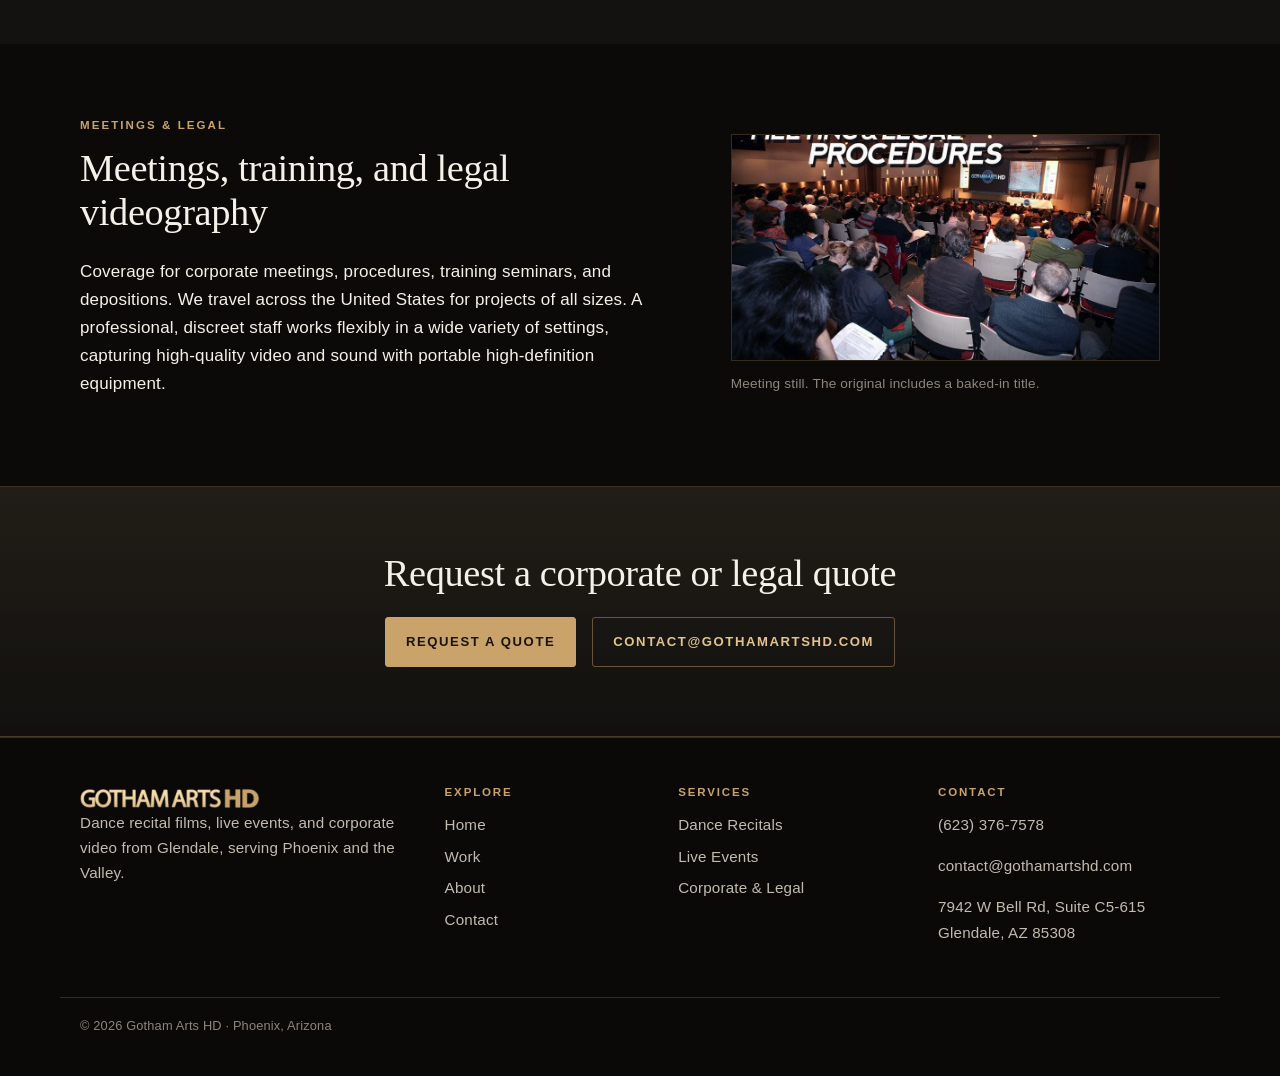
<file: corporate-legal.html>
<!DOCTYPE html>
<html lang="en">
<head>
  <meta charset="utf-8">
  <meta name="viewport" content="width=device-width, initial-scale=1">
  <title>Corporate &amp; Legal Videography in Phoenix &amp; Glendale | Gotham Arts HD</title>
  <meta name="description" content="Corporate videos, product demos, meetings, and legal videography from Gotham Arts HD in Glendale, serving Phoenix and clients nationwide. Request a quote or call (623) 376-7578.">
  <meta name="theme-color" content="#0b0a09">
  <link rel="icon" href="assets/icons/favicon.ico" sizes="any">
  <link rel="icon" type="image/png" sizes="32x32" href="assets/icons/favicon-32.png">
  <link rel="apple-touch-icon" href="assets/icons/apple-touch-icon.png">
  <link rel="stylesheet" href="assets/css/styles.css">
</head>
<body>
  <a class="skip-link" href="#main">Skip to content</a>
  <header class="site-header">
    <div class="header-inner">
      <a class="logo" href="index.html">
        <img src="assets/images/logo-gold.png" alt="Gotham Arts HD" width="225" height="30">
      </a>
      <button class="nav-toggle" id="nav-toggle" type="button" aria-expanded="false" aria-controls="site-nav" aria-label="Open menu">
        <span class="nav-toggle-bars" aria-hidden="true"></span>
      </button>
      <nav class="site-nav" id="site-nav" aria-label="Primary">
        <ul>
<li><a href="index.html">Home</a></li>
<li><a href="dance-recitals.html">Dance Recitals</a></li>
<li><a href="live-events.html">Live Events</a></li>
<li><a href="corporate-legal.html" aria-current="page">Corporate &amp; Legal</a></li>
<li><a href="work.html">Work</a></li>
<li><a href="about.html">About</a></li>
<li><a href="contact.html">Contact</a></li>
</ul>
      </nav>
      <div class="header-cta">
        <a class="header-phone" href="tel:+16233767578">(623) 376-7578</a>
        <a class="btn btn-primary btn-sm" href="contact.html">Request a Quote</a>
      </div>
    </div>
  </header>
  <main id="main">

    <section class="page-hero">
      <div class="page-hero-bg">
        <img src="assets/images/meeting-hall-crop.jpg" alt="A seated audience in a large hall, with a Gotham Arts HD screen visible on stage.">
      </div>
      <div class="wrap">
        <p class="kicker">Corporate &amp; legal · Phoenix &amp; Glendale</p>
        <h1>Corporate, product, and legal videography in Phoenix and Glendale</h1>
        <p class="lede">Supporting services alongside the recital work: corporate videos, sales and product demos, meetings, training, and discreet legal videography.</p>
        <div class="hero-actions" style="margin-top:1.5rem;">
          <a class="btn btn-primary" href="contact.html">Request a Quote</a>
          <a class="btn btn-ghost" href="tel:+16233767578">(623) 376-7578</a>
        </div>
      </div>
    </section>

    <section class="section" aria-labelledby="corp-heading">
      <div class="wrap">
        <p class="kicker">Corporate video</p>
        <h2 id="corp-heading">Films that introduce a business, an event, or a message</h2>
        <p class="lede">Corporate films for a range of purposes: a video brochure for prospective clients, documentation of events and trade shows, industrials, and messages from a CEO or corporate office. Full-service post-production, duplication, and packaging are available when you need a finished deliverable in-hand.</p>
      </div>
    </section>

    <section class="section section-dark" aria-labelledby="demo-heading">
      <div class="wrap split">
        <figure>
          <img src="assets/images/product-demo-set.jpg" alt="A production crew sets lights and a camera around a product on a conference table during a sales or product demo shoot." style="width:100%; border:1px solid var(--line);">
          <figcaption class="video-caption">Sales and product demo still. The original frame includes a baked-in title.</figcaption>
        </figure>
        <div class="split-text">
          <p class="kicker">Sales &amp; product demos</p>
          <h2 id="demo-heading">Training and product films for sales teams</h2>
          <p>Videos that help businesses and sales teams understand new product features, placement, and display strategies — whether the goal is training associates or showing how a product should appear in stores.</p>
          <p>Consistency matters in retail and other industries. Clear demos keep employees aligned and customers seeing the same story.</p>
        </div>
      </div>
    </section>

    <section class="section" aria-labelledby="legal-heading">
      <div class="wrap split">
        <div class="split-text">
          <p class="kicker">Meetings &amp; legal</p>
          <h2 id="legal-heading">Meetings, training, and legal videography</h2>
          <p>Coverage for corporate meetings, procedures, training seminars, and depositions. We travel across the United States for projects of all sizes. A professional, discreet staff works flexibly in a wide variety of settings, capturing high-quality video and sound with portable high-definition equipment.</p>
        </div>
        <figure>
          <img src="assets/images/meeting-hall-crop.jpg" alt="Audience seated in a conference hall with Gotham Arts HD branding visible on a stage screen." style="width:100%; border:1px solid var(--line);">
          <figcaption class="video-caption">Meeting still. The original includes a baked-in title.</figcaption>
        </figure>
      </div>
    </section>

    <section class="cta-band" aria-labelledby="corp-cta">
      <div class="wrap">
        <h2 id="corp-cta">Request a corporate or legal quote</h2>
        <div class="hero-actions">
          <a class="btn btn-primary" href="contact.html">Request a Quote</a>
          <a class="btn btn-ghost" href="mailto:contact@gothamartshd.com">contact@gothamartshd.com</a>
        </div>
      </div>
    </section>
    
  </main>
  <footer class="site-footer">
    <div class="wrap footer-grid">
      <div class="footer-brand">
        <a class="logo" href="index.html"><img src="assets/images/logo-gold.png" alt="Gotham Arts HD" width="200" height="27"></a>
        <p>Dance recital films, live events, and corporate video from Glendale, serving Phoenix and the Valley.</p>
      </div>
      <div>
        <h2>Explore</h2>
        <ul>
          <li><a href="index.html">Home</a></li>
          <li><a href="work.html">Work</a></li>
          <li><a href="about.html">About</a></li>
          <li><a href="contact.html">Contact</a></li>
        </ul>
      </div>
      <div>
        <h2>Services</h2>
        <ul>
          <li><a href="dance-recitals.html">Dance Recitals</a></li>
          <li><a href="live-events.html">Live Events</a></li>
          <li><a href="corporate-legal.html">Corporate &amp; Legal</a></li>
        </ul>
      </div>
      <div>
        <h2>Contact</h2>
        <p><a href="tel:+16233767578">(623) 376-7578</a></p>
        <p><a href="mailto:contact@gothamartshd.com">contact@gothamartshd.com</a></p>
        <p>7942 W Bell Rd, Suite C5-615<br>
        Glendale, AZ 85308</p>
      </div>
    </div>
    <div class="wrap footer-legal">
      <p>© 2026 Gotham Arts HD · Phoenix, Arizona</p>
    </div>
  </footer>
  <script src="assets/js/main.js"></script>
</body>
</html>
</file>
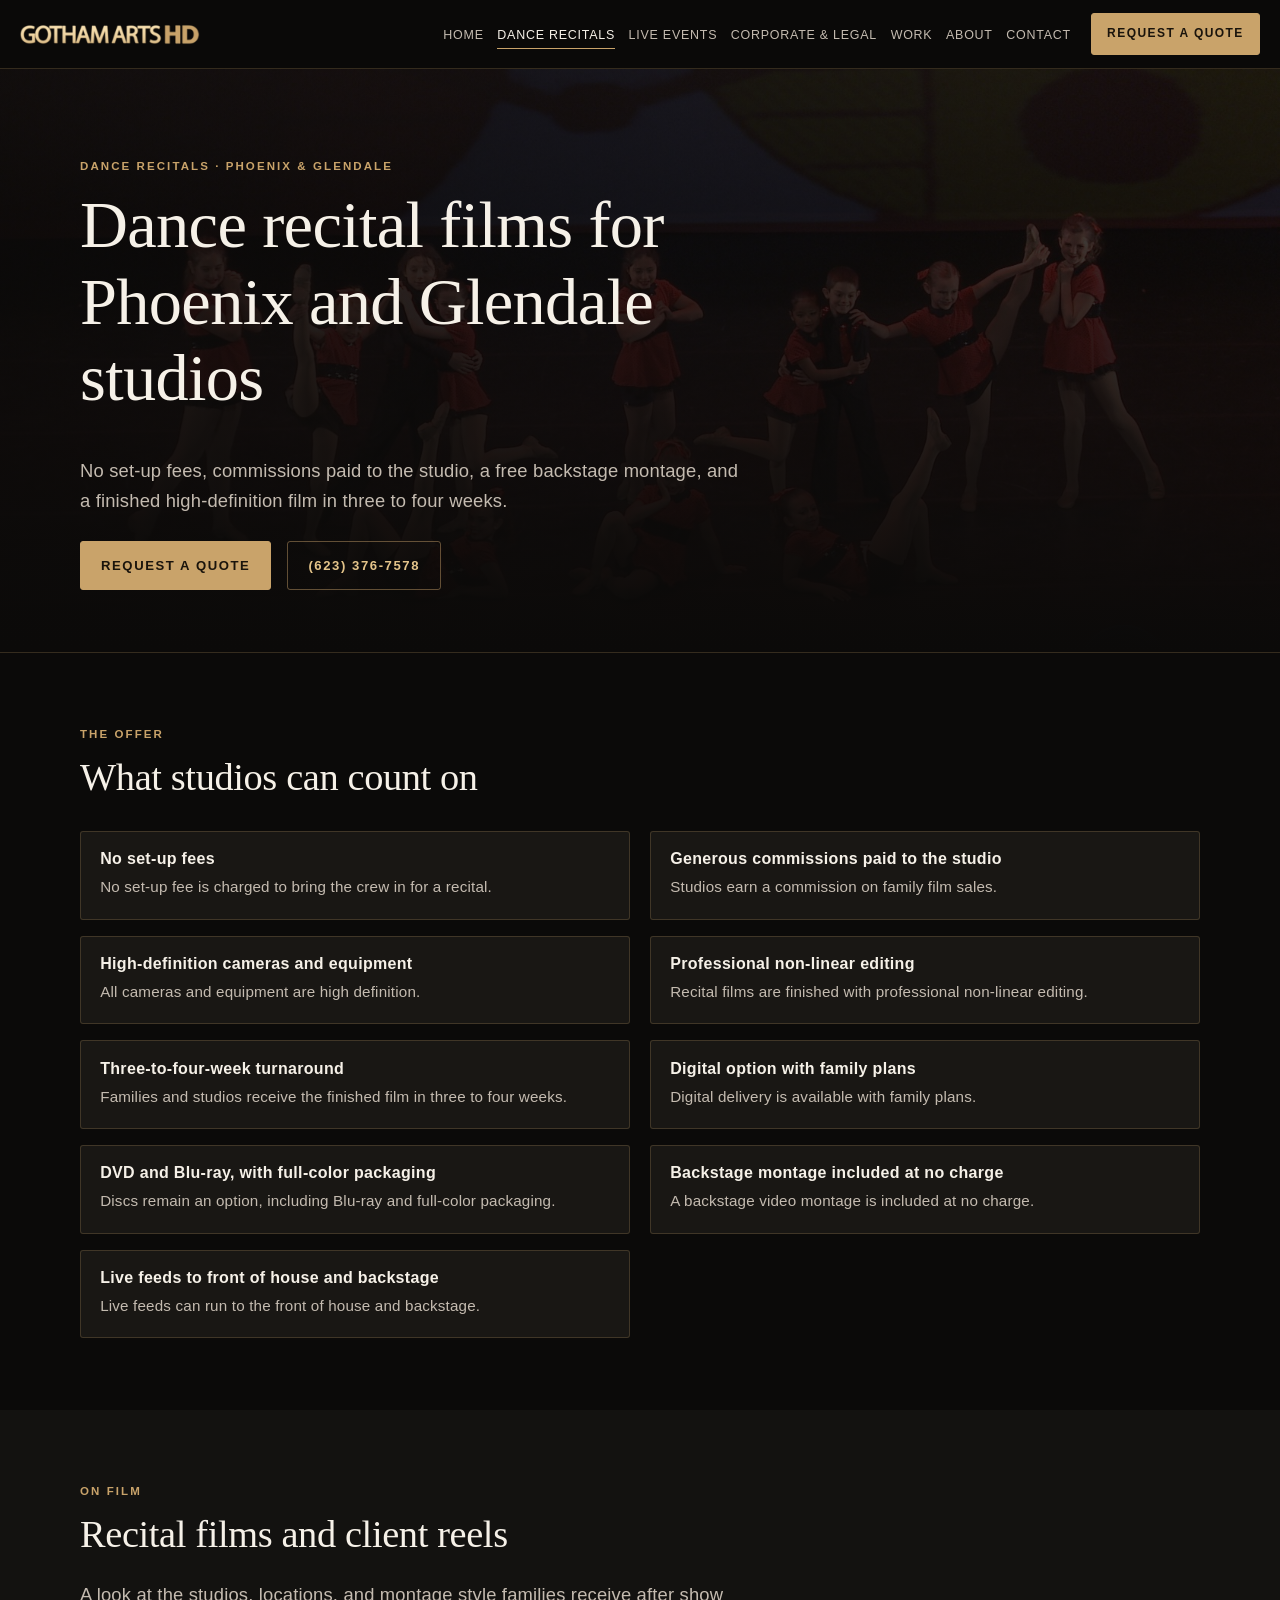
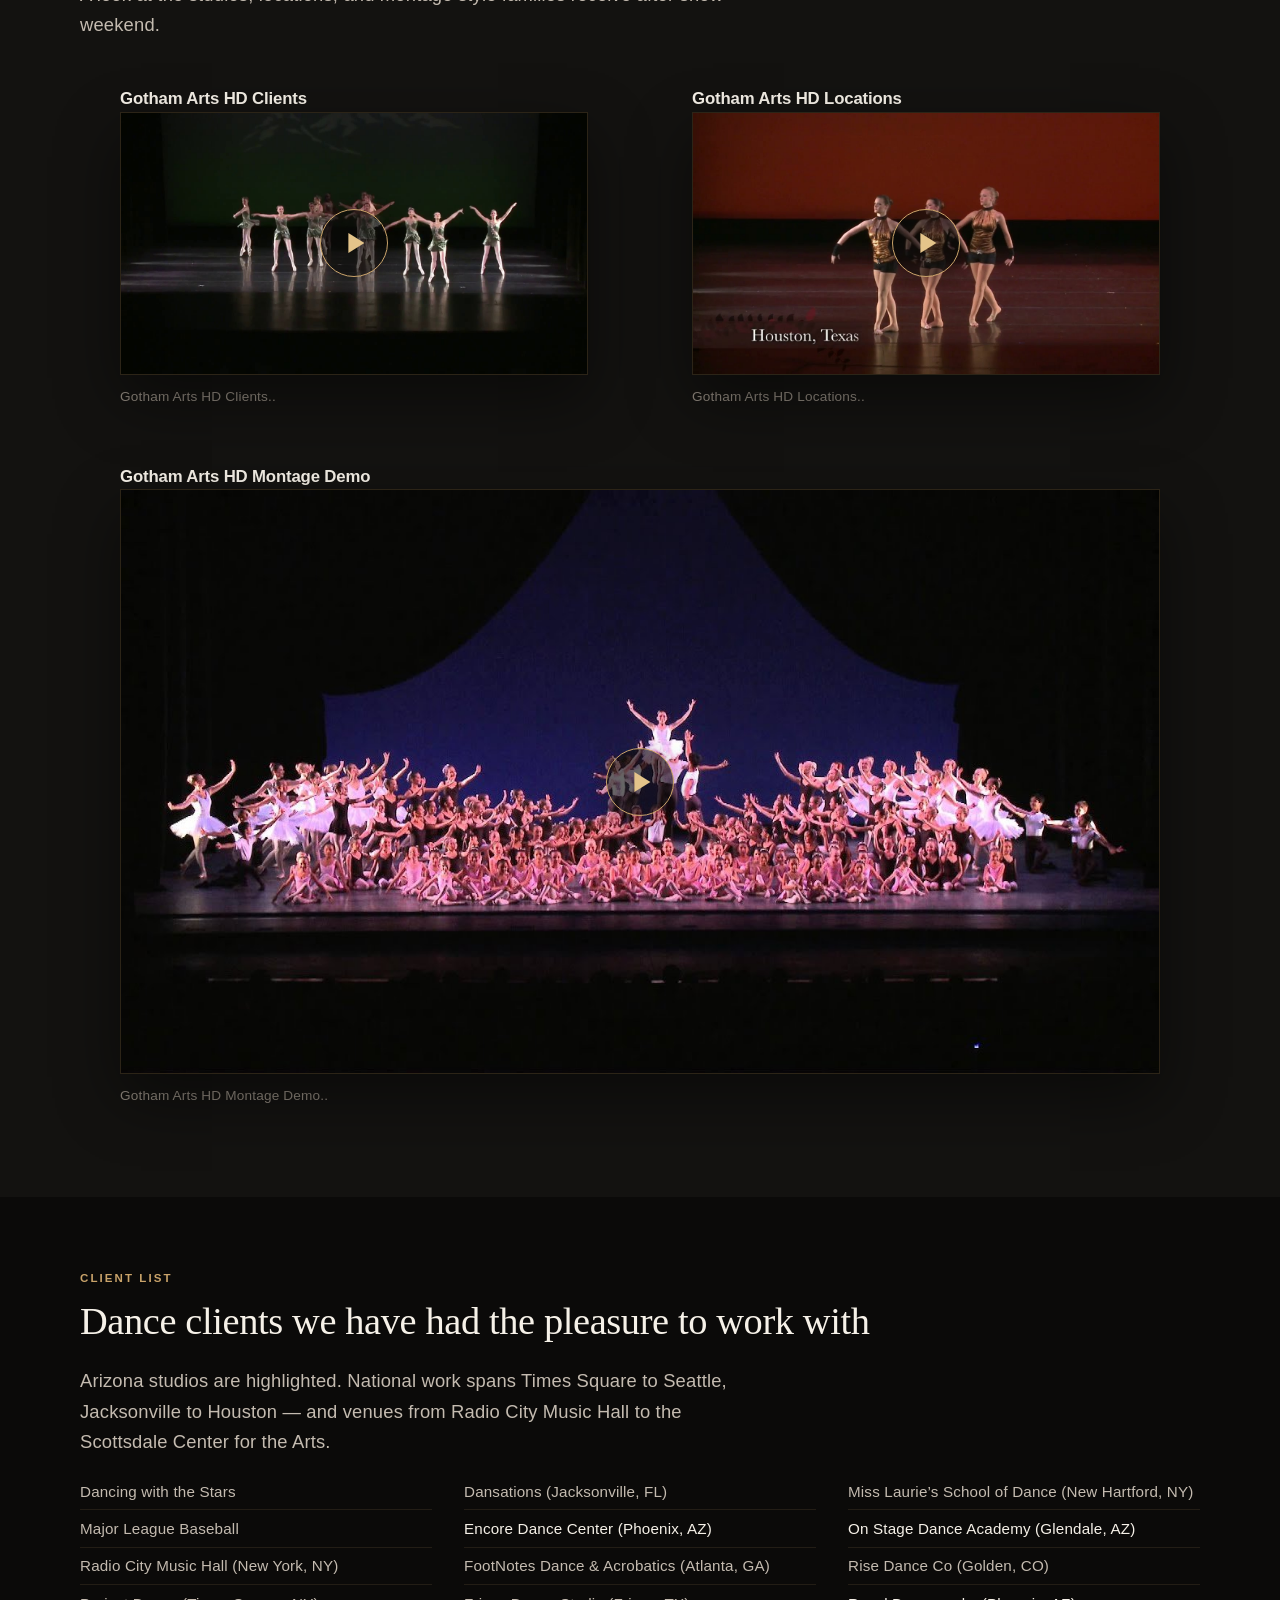
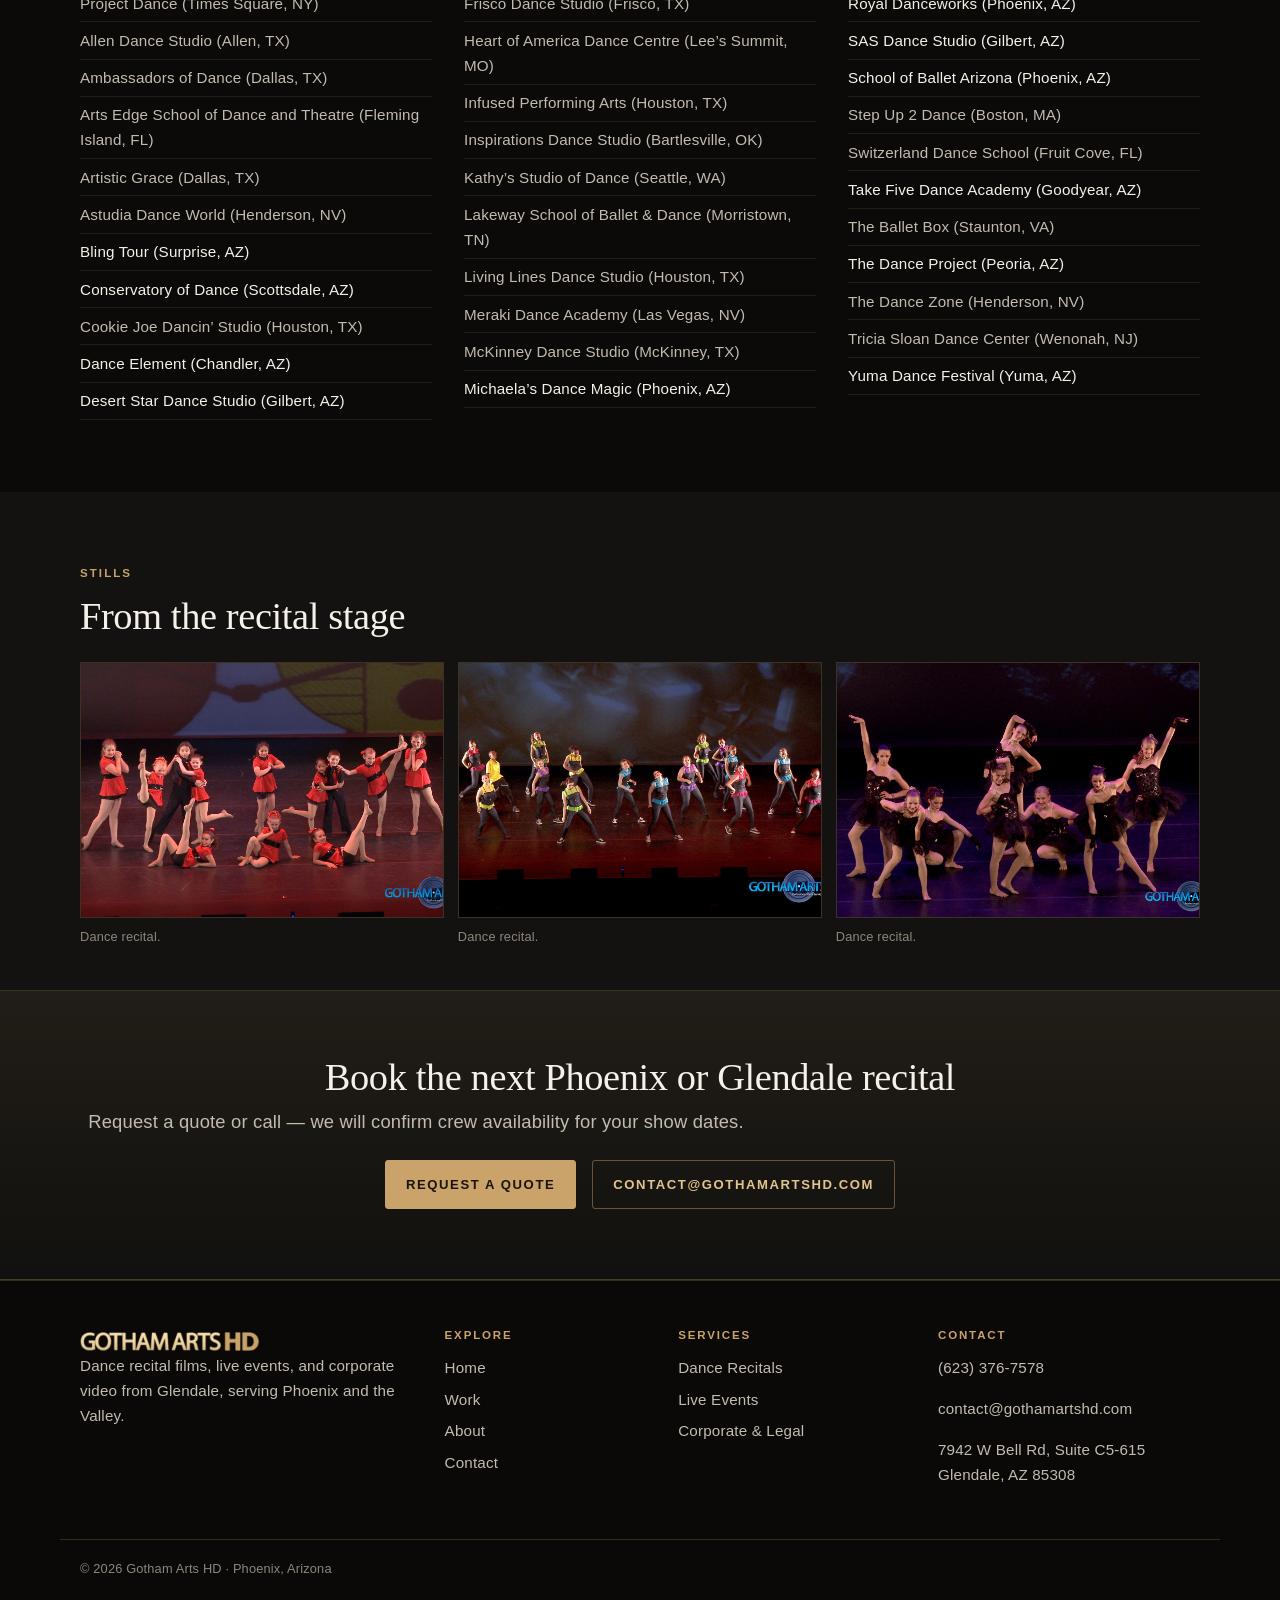
<file: dance-recitals.html>
<!DOCTYPE html>
<html lang="en">
<head>
  <meta charset="utf-8">
  <meta name="viewport" content="width=device-width, initial-scale=1">
  <title>Dance Recital Filming in Phoenix &amp; Glendale | Gotham Arts HD</title>
  <meta name="description" content="Gotham Arts HD films dance recitals for Phoenix and Glendale studios: no set-up fees, studio commissions, a free backstage montage, digital family plans, and a three-to-four-week turnaround.">
  <meta name="theme-color" content="#0b0a09">
  <link rel="icon" href="assets/icons/favicon.ico" sizes="any">
  <link rel="icon" type="image/png" sizes="32x32" href="assets/icons/favicon-32.png">
  <link rel="apple-touch-icon" href="assets/icons/apple-touch-icon.png">
  <link rel="stylesheet" href="assets/css/styles.css">
</head>
<body>
  <a class="skip-link" href="#main">Skip to content</a>
  <header class="site-header">
    <div class="header-inner">
      <a class="logo" href="index.html">
        <img src="assets/images/logo-gold.png" alt="Gotham Arts HD" width="225" height="30">
      </a>
      <button class="nav-toggle" id="nav-toggle" type="button" aria-expanded="false" aria-controls="site-nav" aria-label="Open menu">
        <span class="nav-toggle-bars" aria-hidden="true"></span>
      </button>
      <nav class="site-nav" id="site-nav" aria-label="Primary">
        <ul>
<li><a href="index.html">Home</a></li>
<li><a href="dance-recitals.html" aria-current="page">Dance Recitals</a></li>
<li><a href="live-events.html">Live Events</a></li>
<li><a href="corporate-legal.html">Corporate &amp; Legal</a></li>
<li><a href="work.html">Work</a></li>
<li><a href="about.html">About</a></li>
<li><a href="contact.html">Contact</a></li>
</ul>
      </nav>
      <div class="header-cta">
        <a class="header-phone" href="tel:+16233767578">(623) 376-7578</a>
        <a class="btn btn-primary btn-sm" href="contact.html">Request a Quote</a>
      </div>
    </div>
  </header>
  <main id="main">

    <section class="page-hero">
      <div class="page-hero-bg">
        <img src="assets/images/recital-red-cast.jpg" alt="Young dancers in red costumes posed on stage during a recital filmed by Gotham Arts HD.">
      </div>
      <div class="wrap">
        <p class="kicker">Dance recitals · Phoenix &amp; Glendale</p>
        <h1>Dance recital films for Phoenix and Glendale studios</h1>
        <p class="lede">No set-up fees, commissions paid to the studio, a free backstage montage, and a finished high-definition film in three to four weeks.</p>
        <div class="hero-actions" style="margin-top:1.5rem;">
          <a class="btn btn-primary" href="contact.html">Request a Quote</a>
          <a class="btn btn-ghost" href="tel:+16233767578">(623) 376-7578</a>
        </div>
      </div>
    </section>

    <section class="section" aria-labelledby="strengths-heading">
      <div class="wrap">
        <p class="kicker">The offer</p>
        <h2 id="strengths-heading">What studios can count on</h2>
        <ul class="feature-list" style="margin-top:2rem;">
          <li><h3>No set-up fees</h3><p>No set-up fee is charged to bring the crew in for a recital.</p></li>
          <li><h3>Generous commissions paid to the studio</h3><p>Studios earn a commission on family film sales.</p></li>
          <li><h3>High-definition cameras and equipment</h3><p>All cameras and equipment are high definition.</p></li>
          <li><h3>Professional non-linear editing</h3><p>Recital films are finished with professional non-linear editing.</p></li>
          <li><h3>Three-to-four-week turnaround</h3><p>Families and studios receive the finished film in three to four weeks.</p></li>
          <li><h3>Digital option with family plans</h3><p>Digital delivery is available with family plans.</p></li>
          <li><h3>DVD and Blu-ray, with full-color packaging</h3><p>Discs remain an option, including Blu-ray and full-color packaging.</p></li>
          <li><h3>Backstage montage included at no charge</h3><p>A backstage video montage is included at no charge.</p></li>
          <li><h3>Live feeds to front of house and backstage</h3><p>Live feeds can run to the front of house and backstage.</p></li>
        </ul>
      </div>
    </section>

    <section class="section section-dark" aria-labelledby="dance-videos">
      <div class="wrap">
        <p class="kicker">On film</p>
        <h2 id="dance-videos">Recital films and client reels</h2>
        <p class="lede">A look at the studios, locations, and montage style families receive after show weekend.</p>
        <div class="work-grid" style="margin-top:2rem;">
          
        <figure class="work-item">
          <h3>Gotham Arts HD Clients</h3>
          <div class="video-frame" data-video-id="wrPxtuhysps" data-video-title="Gotham Arts HD Clients">
            <button type="button" class="video-facade" aria-label="Play Gotham Arts HD Clients">
              <img src="assets/images/thumbs/wrPxtuhysps.jpg" alt="">
              <span class="play-icon" aria-hidden="true"></span>
            </button>
          </div>
          <figcaption class="video-caption">Gotham Arts HD Clients..</figcaption>
        </figure>
          
        <figure class="work-item">
          <h3>Gotham Arts HD Locations</h3>
          <div class="video-frame" data-video-id="iSTKpetGWeo" data-video-title="Gotham Arts HD Locations">
            <button type="button" class="video-facade" aria-label="Play Gotham Arts HD Locations">
              <img src="assets/images/thumbs/iSTKpetGWeo.jpg" alt="">
              <span class="play-icon" aria-hidden="true"></span>
            </button>
          </div>
          <figcaption class="video-caption">Gotham Arts HD Locations..</figcaption>
        </figure>
        </div>
        <div class="work-grid" style="margin-top:1.5rem; grid-template-columns: 1fr;">
          
        <figure class="work-item">
          <h3>Gotham Arts HD Montage Demo</h3>
          <div class="video-frame" data-video-id="GeMLdSK6m04" data-video-title="Gotham Arts HD Montage Demo">
            <button type="button" class="video-facade" aria-label="Play Gotham Arts HD Montage Demo">
              <img src="assets/images/thumbs/GeMLdSK6m04.jpg" alt="">
              <span class="play-icon" aria-hidden="true"></span>
            </button>
          </div>
          <figcaption class="video-caption">Gotham Arts HD Montage Demo..</figcaption>
        </figure>
        </div>
      </div>
    </section>

    <section class="section" aria-labelledby="clients-heading">
      <div class="wrap">
        <p class="kicker">Client list</p>
        <h2 id="clients-heading">Dance clients we have had the pleasure to work with</h2>
        <p class="lede">Arizona studios are highlighted. National work spans Times Square to Seattle, Jacksonville to Houston — and venues from Radio City Music Hall to the Scottsdale Center for the Arts.</p>
        <ul class='client-columns'>
<li>Dancing with the Stars</li>
<li>Major League Baseball</li>
<li>Radio City Music Hall (New York, NY)</li>
<li>Project Dance (Times Square, NY)</li>
<li>Allen Dance Studio (Allen, TX)</li>
<li>Ambassadors of Dance (Dallas, TX)</li>
<li>Arts Edge School of Dance and Theatre (Fleming Island, FL)</li>
<li>Artistic Grace (Dallas, TX)</li>
<li>Astudia Dance World (Henderson, NV)</li>
<li class="is-az">Bling Tour (Surprise, AZ)</li>
<li class="is-az">Conservatory of Dance (Scottsdale, AZ)</li>
<li>Cookie Joe Dancin’ Studio (Houston, TX)</li>
<li class="is-az">Dance Element (Chandler, AZ)</li>
<li class="is-az">Desert Star Dance Studio (Gilbert, AZ)</li>
<li>Dansations (Jacksonville, FL)</li>
<li class="is-az">Encore Dance Center (Phoenix, AZ)</li>
<li>FootNotes Dance &amp; Acrobatics (Atlanta, GA)</li>
<li>Frisco Dance Studio (Frisco, TX)</li>
<li>Heart of America Dance Centre (Lee’s Summit, MO)</li>
<li>Infused Performing Arts (Houston, TX)</li>
<li>Inspirations Dance Studio (Bartlesville, OK)</li>
<li>Kathy’s Studio of Dance (Seattle, WA)</li>
<li>Lakeway School of Ballet &amp; Dance (Morristown, TN)</li>
<li>Living Lines Dance Studio (Houston, TX)</li>
<li>Meraki Dance Academy (Las Vegas, NV)</li>
<li>McKinney Dance Studio (McKinney, TX)</li>
<li class="is-az">Michaela’s Dance Magic (Phoenix, AZ)</li>
<li>Miss Laurie’s School of Dance (New Hartford, NY)</li>
<li class="is-az">On Stage Dance Academy (Glendale, AZ)</li>
<li>Rise Dance Co (Golden, CO)</li>
<li class="is-az">Royal Danceworks (Phoenix, AZ)</li>
<li class="is-az">SAS Dance Studio (Gilbert, AZ)</li>
<li class="is-az">School of Ballet Arizona (Phoenix, AZ)</li>
<li>Step Up 2 Dance (Boston, MA)</li>
<li>Switzerland Dance School (Fruit Cove, FL)</li>
<li class="is-az">Take Five Dance Academy (Goodyear, AZ)</li>
<li>The Ballet Box (Staunton, VA)</li>
<li class="is-az">The Dance Project (Peoria, AZ)</li>
<li>The Dance Zone (Henderson, NV)</li>
<li>Tricia Sloan Dance Center (Wenonah, NJ)</li>
<li class="is-az">Yuma Dance Festival (Yuma, AZ)</li>
</ul>
      </div>
    </section>

    <section class="section section-dark" aria-labelledby="stills-heading">
      <div class="wrap">
        <p class="kicker">Stills</p>
        <h2 id="stills-heading">From the recital stage</h2>
        <div class="photo-grid" style="margin-top:1.5rem;">
          <figure>
            <img src="assets/images/recital-red-cast.jpg" alt="Young dancers in red costumes on a recital stage, filmed by Gotham Arts HD.">
            <figcaption>Dance recital.</figcaption>
          </figure>
          <figure>
            <img src="assets/images/recital-jazz-cast.jpg" alt="A jazz ensemble performing on a recital stage, filmed by Gotham Arts HD.">
            <figcaption>Dance recital.</figcaption>
          </figure>
          <figure>
            <img src="assets/images/recital-black-tutus.jpg" alt="Dancers in black costumes posed on a darkened recital stage, filmed by Gotham Arts HD.">
            <figcaption>Dance recital.</figcaption>
          </figure>
        </div>
      </div>
    </section>

    <section class="cta-band" aria-labelledby="dance-cta">
      <div class="wrap">
        <h2 id="dance-cta">Book the next Phoenix or Glendale recital</h2>
        <p class="lede">Request a quote or call — we will confirm crew availability for your show dates.</p>
        <div class="hero-actions">
          <a class="btn btn-primary" href="contact.html">Request a Quote</a>
          <a class="btn btn-ghost" href="mailto:contact@gothamartshd.com">contact@gothamartshd.com</a>
        </div>
      </div>
    </section>
    
  </main>
  <footer class="site-footer">
    <div class="wrap footer-grid">
      <div class="footer-brand">
        <a class="logo" href="index.html"><img src="assets/images/logo-gold.png" alt="Gotham Arts HD" width="200" height="27"></a>
        <p>Dance recital films, live events, and corporate video from Glendale, serving Phoenix and the Valley.</p>
      </div>
      <div>
        <h2>Explore</h2>
        <ul>
          <li><a href="index.html">Home</a></li>
          <li><a href="work.html">Work</a></li>
          <li><a href="about.html">About</a></li>
          <li><a href="contact.html">Contact</a></li>
        </ul>
      </div>
      <div>
        <h2>Services</h2>
        <ul>
          <li><a href="dance-recitals.html">Dance Recitals</a></li>
          <li><a href="live-events.html">Live Events</a></li>
          <li><a href="corporate-legal.html">Corporate &amp; Legal</a></li>
        </ul>
      </div>
      <div>
        <h2>Contact</h2>
        <p><a href="tel:+16233767578">(623) 376-7578</a></p>
        <p><a href="mailto:contact@gothamartshd.com">contact@gothamartshd.com</a></p>
        <p>7942 W Bell Rd, Suite C5-615<br>
        Glendale, AZ 85308</p>
      </div>
    </div>
    <div class="wrap footer-legal">
      <p>© 2026 Gotham Arts HD · Phoenix, Arizona</p>
    </div>
  </footer>
  <script src="assets/js/main.js"></script>
</body>
</html>
</file>
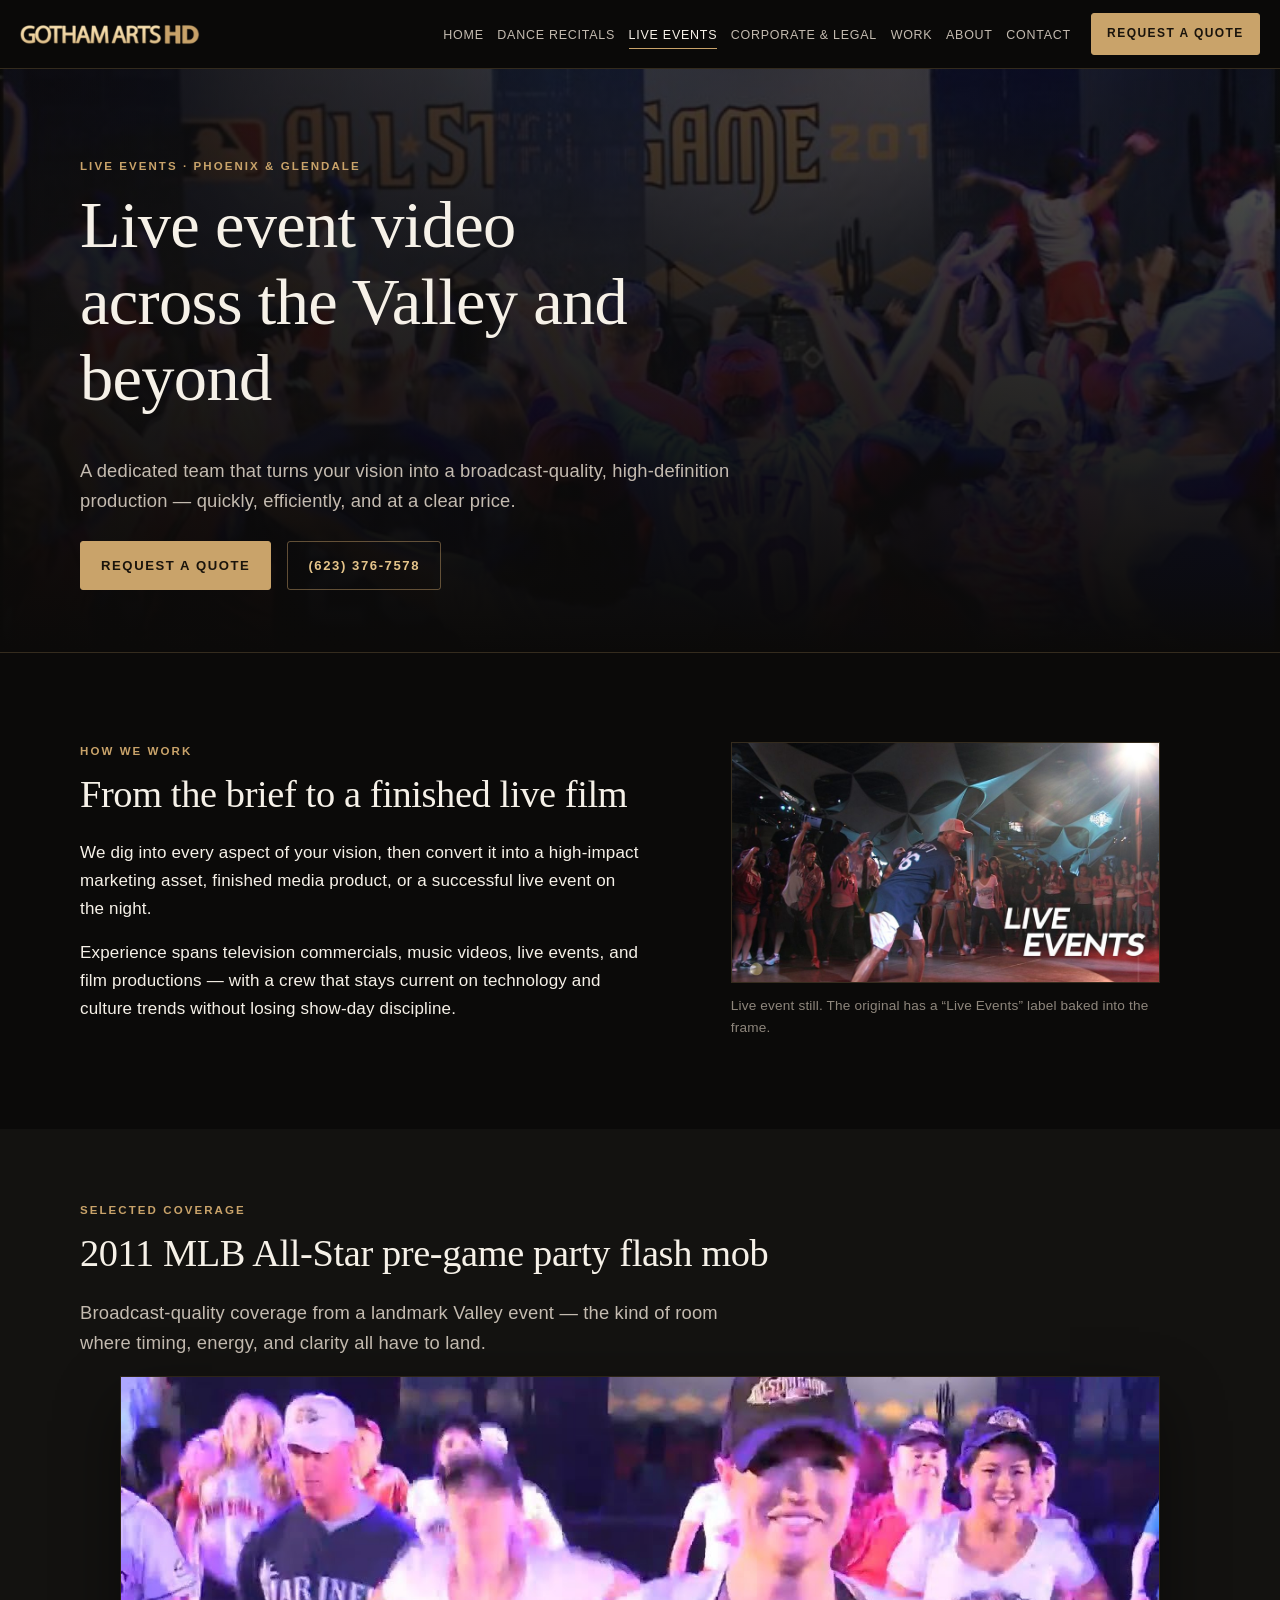
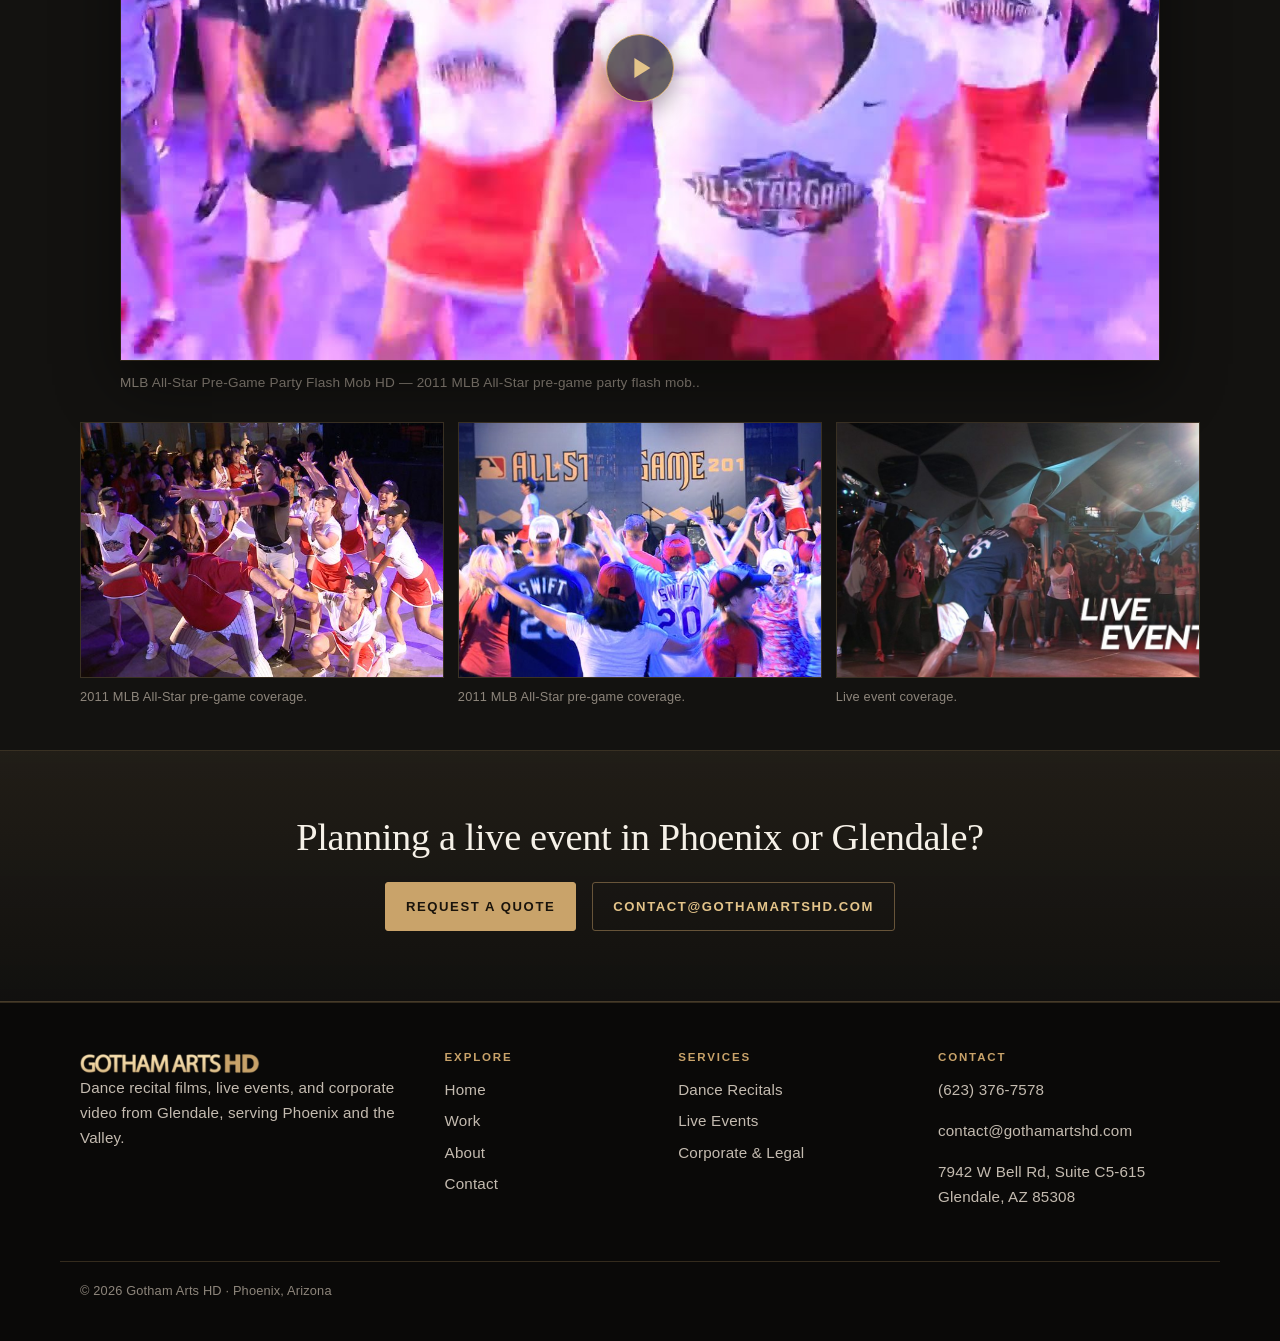
<file: live-events.html>
<!DOCTYPE html>
<html lang="en">
<head>
  <meta charset="utf-8">
  <meta name="viewport" content="width=device-width, initial-scale=1">
  <title>Live Event Videography in Phoenix &amp; Glendale | Gotham Arts HD</title>
  <meta name="description" content="Gotham Arts HD films live events in Phoenix, Glendale, and beyond — including coverage such as the 2011 MLB All-Star pre-game party flash mob. Request a quote at (623) 376-7578.">
  <meta name="theme-color" content="#0b0a09">
  <link rel="icon" href="assets/icons/favicon.ico" sizes="any">
  <link rel="icon" type="image/png" sizes="32x32" href="assets/icons/favicon-32.png">
  <link rel="apple-touch-icon" href="assets/icons/apple-touch-icon.png">
  <link rel="stylesheet" href="assets/css/styles.css">
</head>
<body>
  <a class="skip-link" href="#main">Skip to content</a>
  <header class="site-header">
    <div class="header-inner">
      <a class="logo" href="index.html">
        <img src="assets/images/logo-gold.png" alt="Gotham Arts HD" width="225" height="30">
      </a>
      <button class="nav-toggle" id="nav-toggle" type="button" aria-expanded="false" aria-controls="site-nav" aria-label="Open menu">
        <span class="nav-toggle-bars" aria-hidden="true"></span>
      </button>
      <nav class="site-nav" id="site-nav" aria-label="Primary">
        <ul>
<li><a href="index.html">Home</a></li>
<li><a href="dance-recitals.html">Dance Recitals</a></li>
<li><a href="live-events.html" aria-current="page">Live Events</a></li>
<li><a href="corporate-legal.html">Corporate &amp; Legal</a></li>
<li><a href="work.html">Work</a></li>
<li><a href="about.html">About</a></li>
<li><a href="contact.html">Contact</a></li>
</ul>
      </nav>
      <div class="header-cta">
        <a class="header-phone" href="tel:+16233767578">(623) 376-7578</a>
        <a class="btn btn-primary btn-sm" href="contact.html">Request a Quote</a>
      </div>
    </div>
  </header>
  <main id="main">

    <section class="page-hero">
      <div class="page-hero-bg">
        <img src="assets/images/mlb-allstar-2011-b.jpg" alt="Crowd and dancers in front of an MLB All-Star Game 2011 backdrop, from Gotham Arts HD event coverage.">
      </div>
      <div class="wrap">
        <p class="kicker">Live events · Phoenix &amp; Glendale</p>
        <h1>Live event video across the Valley and beyond</h1>
        <p class="lede">A dedicated team that turns your vision into a broadcast-quality, high-definition production — quickly, efficiently, and at a clear price.</p>
        <div class="hero-actions" style="margin-top:1.5rem;">
          <a class="btn btn-primary" href="contact.html">Request a Quote</a>
          <a class="btn btn-ghost" href="tel:+16233767578">(623) 376-7578</a>
        </div>
      </div>
    </section>

    <section class="section" aria-labelledby="live-copy">
      <div class="wrap split">
        <div class="split-text">
          <p class="kicker">How we work</p>
          <h2 id="live-copy">From the brief to a finished live film</h2>
          <p>We dig into every aspect of your vision, then convert it into a high-impact marketing asset, finished media product, or a successful live event on the night.</p>
          <p>Experience spans television commercials, music videos, live events, and film productions — with a crew that stays current on technology and culture trends without losing show-day discipline.</p>
        </div>
        <figure>
          <img src="assets/images/live-event-crowd.jpg" alt="A performer in a baseball jersey dances for a crowd under stretched fabric canopies, from Gotham Arts HD live event coverage." style="width:100%; border:1px solid var(--line);">
          <figcaption class="video-caption">Live event still. The original has a “Live Events” label baked into the frame.</figcaption>
        </figure>
      </div>
    </section>

    <section class="section section-dark" aria-labelledby="mlb-heading">
      <div class="wrap">
        <p class="kicker">Selected coverage</p>
        <h2 id="mlb-heading">2011 MLB All-Star pre-game party flash mob</h2>
        <p class="lede">Broadcast-quality coverage from a landmark Valley event — the kind of room where timing, energy, and clarity all have to land.</p>
        
        <figure class="work-item">
          
          <div class="video-frame" data-video-id="16lmo5EE2K4" data-video-title="MLB All-Star Pre-Game Party Flash Mob HD">
            <button type="button" class="video-facade" aria-label="Play MLB All-Star Pre-Game Party Flash Mob HD">
              <img src="assets/images/thumbs/16lmo5EE2K4.jpg" alt="">
              <span class="play-icon" aria-hidden="true"></span>
            </button>
          </div>
          <figcaption class="video-caption">MLB All-Star Pre-Game Party Flash Mob HD — 2011 MLB All-Star pre-game party flash mob..</figcaption>
        </figure>
        <div class="photo-grid" style="margin-top:1.75rem;">
          <figure>
            <img src="assets/images/mlb-allstar-2011-a.jpg" alt="Dancers in red skirts and baseball jerseys perform at the 2011 MLB All-Star pre-game party.">
            <figcaption>2011 MLB All-Star pre-game coverage.</figcaption>
          </figure>
          <figure>
            <img src="assets/images/mlb-allstar-2011-b.jpg" alt="Audience members raise their arms in front of an All-Star Game 2011 backdrop.">
            <figcaption>2011 MLB All-Star pre-game coverage.</figcaption>
          </figure>
          <figure>
            <img src="assets/images/live-event-crowd.jpg" alt="A dancer performs for a standing crowd at a live event filmed by Gotham Arts HD.">
            <figcaption>Live event coverage.</figcaption>
          </figure>
        </div>
      </div>
    </section>

    <section class="cta-band" aria-labelledby="live-cta">
      <div class="wrap">
        <h2 id="live-cta">Planning a live event in Phoenix or Glendale?</h2>
        <div class="hero-actions">
          <a class="btn btn-primary" href="contact.html">Request a Quote</a>
          <a class="btn btn-ghost" href="mailto:contact@gothamartshd.com">contact@gothamartshd.com</a>
        </div>
      </div>
    </section>
    
  </main>
  <footer class="site-footer">
    <div class="wrap footer-grid">
      <div class="footer-brand">
        <a class="logo" href="index.html"><img src="assets/images/logo-gold.png" alt="Gotham Arts HD" width="200" height="27"></a>
        <p>Dance recital films, live events, and corporate video from Glendale, serving Phoenix and the Valley.</p>
      </div>
      <div>
        <h2>Explore</h2>
        <ul>
          <li><a href="index.html">Home</a></li>
          <li><a href="work.html">Work</a></li>
          <li><a href="about.html">About</a></li>
          <li><a href="contact.html">Contact</a></li>
        </ul>
      </div>
      <div>
        <h2>Services</h2>
        <ul>
          <li><a href="dance-recitals.html">Dance Recitals</a></li>
          <li><a href="live-events.html">Live Events</a></li>
          <li><a href="corporate-legal.html">Corporate &amp; Legal</a></li>
        </ul>
      </div>
      <div>
        <h2>Contact</h2>
        <p><a href="tel:+16233767578">(623) 376-7578</a></p>
        <p><a href="mailto:contact@gothamartshd.com">contact@gothamartshd.com</a></p>
        <p>7942 W Bell Rd, Suite C5-615<br>
        Glendale, AZ 85308</p>
      </div>
    </div>
    <div class="wrap footer-legal">
      <p>© 2026 Gotham Arts HD · Phoenix, Arizona</p>
    </div>
  </footer>
  <script src="assets/js/main.js"></script>
</body>
</html>
</file>
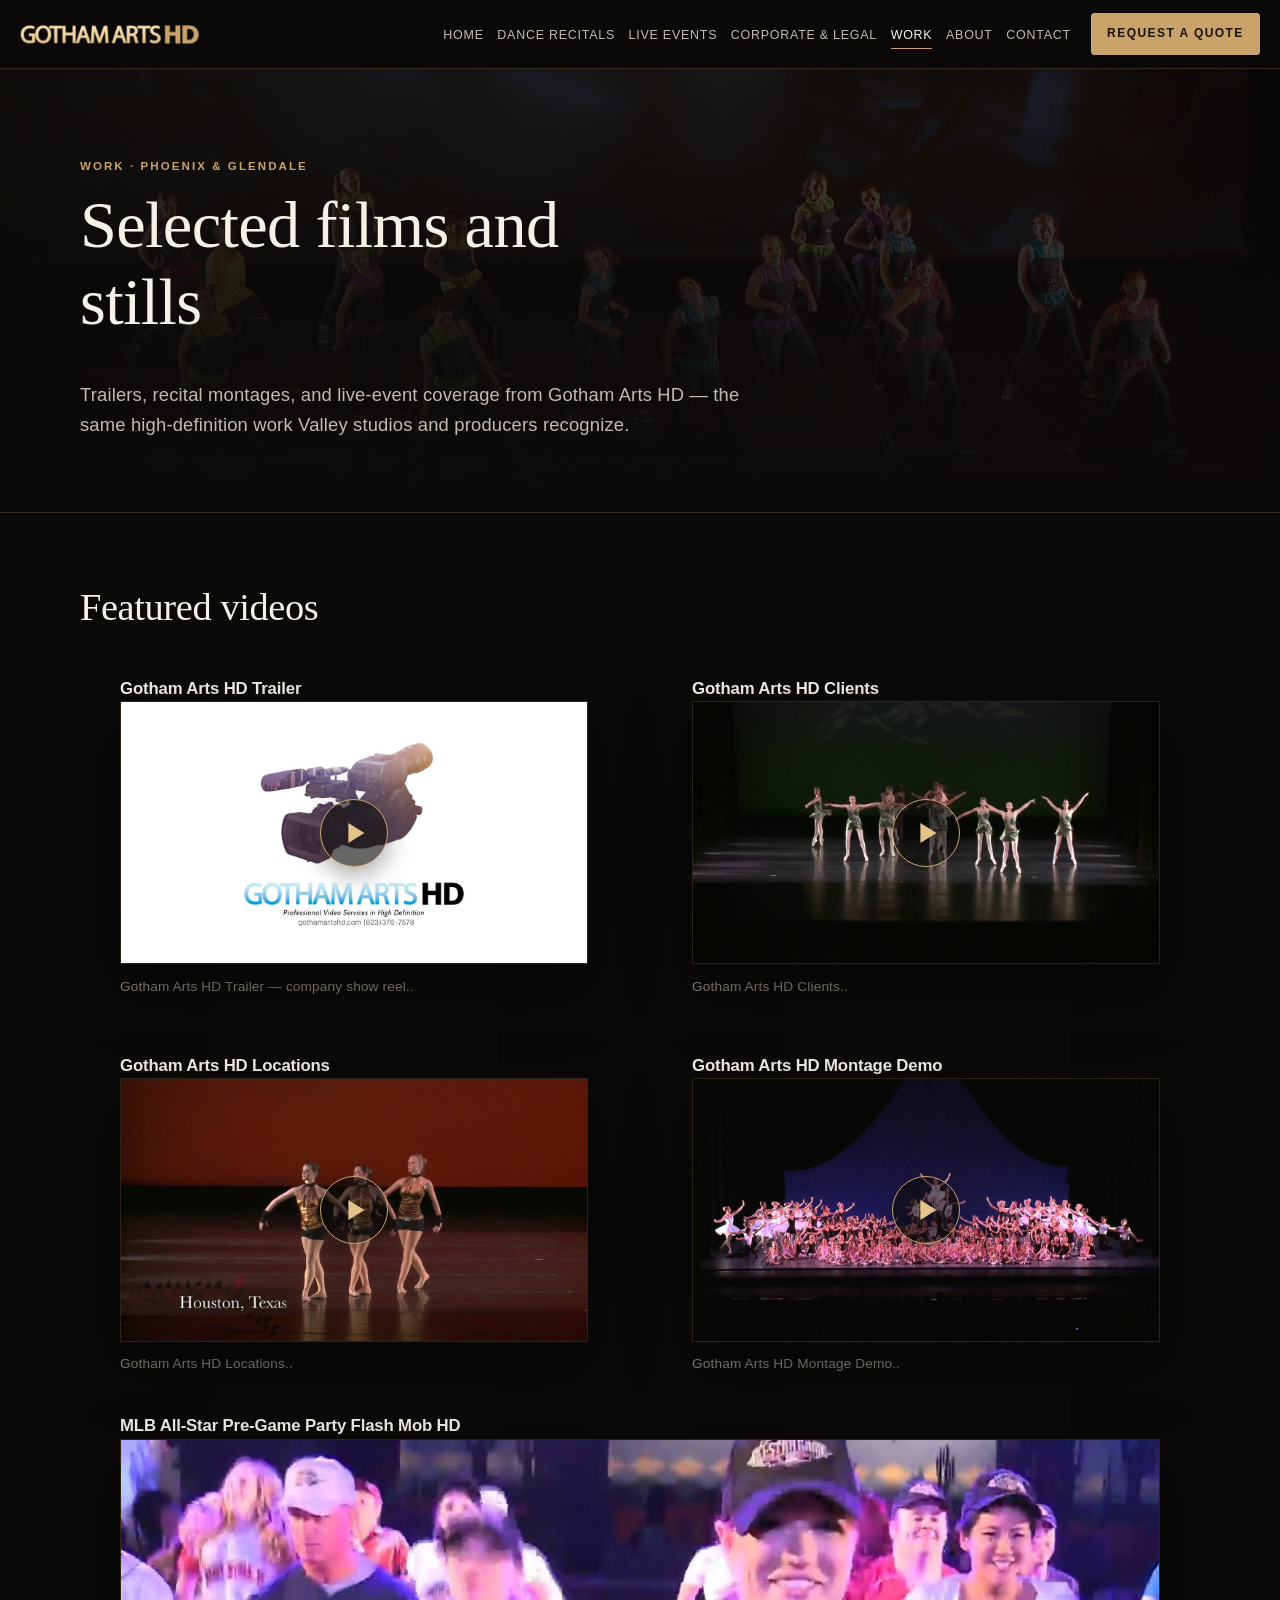
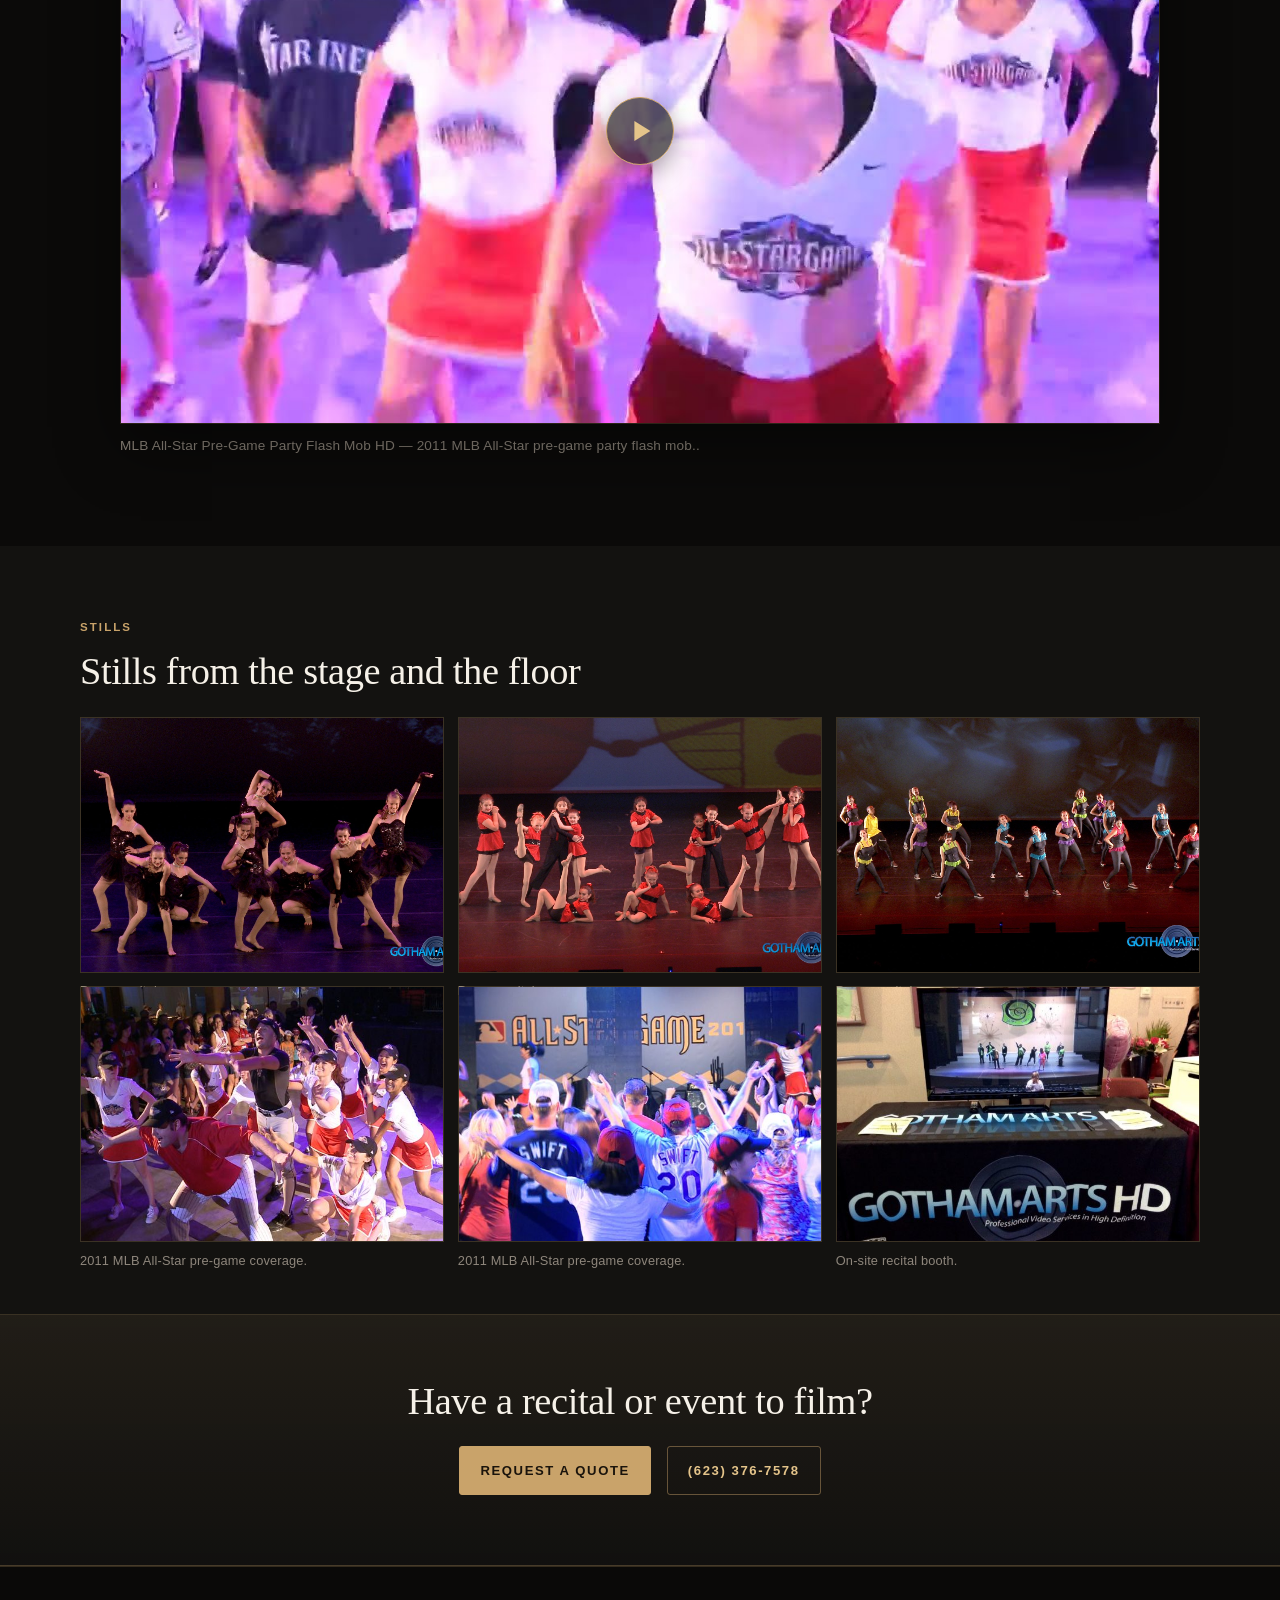
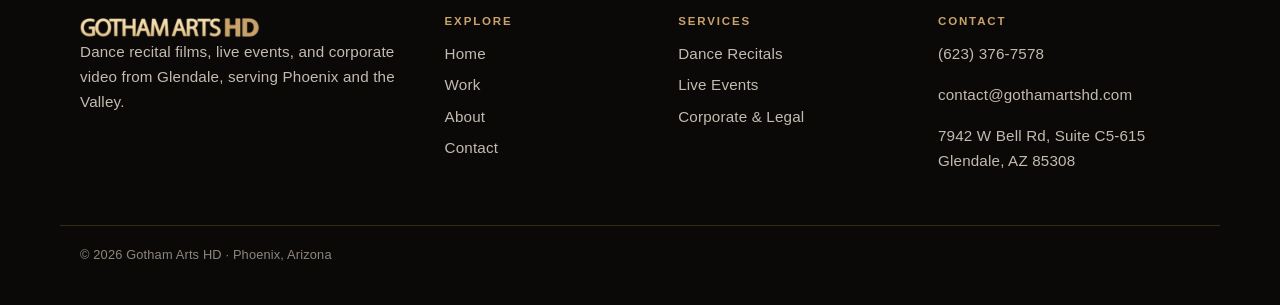
<file: work.html>
<!DOCTYPE html>
<html lang="en">
<head>
  <meta charset="utf-8">
  <meta name="viewport" content="width=device-width, initial-scale=1">
  <title>Selected Work | Gotham Arts HD — Phoenix &amp; Glendale</title>
  <meta name="description" content="Watch Gotham Arts HD films — company trailer, recital montages, and 2011 MLB All-Star pre-game coverage — from Phoenix and Glendale.">
  <meta name="theme-color" content="#0b0a09">
  <link rel="icon" href="assets/icons/favicon.ico" sizes="any">
  <link rel="icon" type="image/png" sizes="32x32" href="assets/icons/favicon-32.png">
  <link rel="apple-touch-icon" href="assets/icons/apple-touch-icon.png">
  <link rel="stylesheet" href="assets/css/styles.css">
</head>
<body>
  <a class="skip-link" href="#main">Skip to content</a>
  <header class="site-header">
    <div class="header-inner">
      <a class="logo" href="index.html">
        <img src="assets/images/logo-gold.png" alt="Gotham Arts HD" width="225" height="30">
      </a>
      <button class="nav-toggle" id="nav-toggle" type="button" aria-expanded="false" aria-controls="site-nav" aria-label="Open menu">
        <span class="nav-toggle-bars" aria-hidden="true"></span>
      </button>
      <nav class="site-nav" id="site-nav" aria-label="Primary">
        <ul>
<li><a href="index.html">Home</a></li>
<li><a href="dance-recitals.html">Dance Recitals</a></li>
<li><a href="live-events.html">Live Events</a></li>
<li><a href="corporate-legal.html">Corporate &amp; Legal</a></li>
<li><a href="work.html" aria-current="page">Work</a></li>
<li><a href="about.html">About</a></li>
<li><a href="contact.html">Contact</a></li>
</ul>
      </nav>
      <div class="header-cta">
        <a class="header-phone" href="tel:+16233767578">(623) 376-7578</a>
        <a class="btn btn-primary btn-sm" href="contact.html">Request a Quote</a>
      </div>
    </div>
  </header>
  <main id="main">

    <section class="page-hero">
      <div class="page-hero-bg">
        <img src="assets/images/recital-jazz-cast.jpg" alt="A jazz dance ensemble on a recital stage, filmed by Gotham Arts HD.">
      </div>
      <div class="wrap">
        <p class="kicker">Work · Phoenix &amp; Glendale</p>
        <h1>Selected films and stills</h1>
        <p class="lede">Trailers, recital montages, and live-event coverage from Gotham Arts HD — the same high-definition work Valley studios and producers recognize.</p>
      </div>
    </section>

    <section class="section" aria-labelledby="work-videos">
      <div class="wrap">
        <h2 id="work-videos">Featured videos</h2>
        <div class="work-grid" style="margin-top:2rem;">
          
        <figure class="work-item">
          <h3>Gotham Arts HD Trailer</h3>
          <div class="video-frame" data-video-id="W5P3ynT7zZY" data-video-title="Gotham Arts HD Trailer">
            <button type="button" class="video-facade" aria-label="Play Gotham Arts HD Trailer">
              <img src="assets/images/thumbs/W5P3ynT7zZY.jpg" alt="">
              <span class="play-icon" aria-hidden="true"></span>
            </button>
          </div>
          <figcaption class="video-caption">Gotham Arts HD Trailer — company show reel..</figcaption>
        </figure>
          
        <figure class="work-item">
          <h3>Gotham Arts HD Clients</h3>
          <div class="video-frame" data-video-id="wrPxtuhysps" data-video-title="Gotham Arts HD Clients">
            <button type="button" class="video-facade" aria-label="Play Gotham Arts HD Clients">
              <img src="assets/images/thumbs/wrPxtuhysps.jpg" alt="">
              <span class="play-icon" aria-hidden="true"></span>
            </button>
          </div>
          <figcaption class="video-caption">Gotham Arts HD Clients..</figcaption>
        </figure>
          
        <figure class="work-item">
          <h3>Gotham Arts HD Locations</h3>
          <div class="video-frame" data-video-id="iSTKpetGWeo" data-video-title="Gotham Arts HD Locations">
            <button type="button" class="video-facade" aria-label="Play Gotham Arts HD Locations">
              <img src="assets/images/thumbs/iSTKpetGWeo.jpg" alt="">
              <span class="play-icon" aria-hidden="true"></span>
            </button>
          </div>
          <figcaption class="video-caption">Gotham Arts HD Locations..</figcaption>
        </figure>
          
        <figure class="work-item">
          <h3>Gotham Arts HD Montage Demo</h3>
          <div class="video-frame" data-video-id="GeMLdSK6m04" data-video-title="Gotham Arts HD Montage Demo">
            <button type="button" class="video-facade" aria-label="Play Gotham Arts HD Montage Demo">
              <img src="assets/images/thumbs/GeMLdSK6m04.jpg" alt="">
              <span class="play-icon" aria-hidden="true"></span>
            </button>
          </div>
          <figcaption class="video-caption">Gotham Arts HD Montage Demo..</figcaption>
        </figure>
        </div>
        <div style="margin-top:1.5rem;">
          
        <figure class="work-item">
          <h3>MLB All-Star Pre-Game Party Flash Mob HD</h3>
          <div class="video-frame" data-video-id="16lmo5EE2K4" data-video-title="MLB All-Star Pre-Game Party Flash Mob HD">
            <button type="button" class="video-facade" aria-label="Play MLB All-Star Pre-Game Party Flash Mob HD">
              <img src="assets/images/thumbs/16lmo5EE2K4.jpg" alt="">
              <span class="play-icon" aria-hidden="true"></span>
            </button>
          </div>
          <figcaption class="video-caption">MLB All-Star Pre-Game Party Flash Mob HD — 2011 MLB All-Star pre-game party flash mob..</figcaption>
        </figure>
        </div>
      </div>
    </section>

    <section class="section section-dark" aria-labelledby="work-stills">
      <div class="wrap">
        <p class="kicker">Stills</p>
        <h2 id="work-stills">Stills from the stage and the floor</h2>
        <div class="photo-grid" style="margin-top:1.5rem;">
          <figure>
            <img src="assets/images/recital-black-tutus.jpg" alt="Dancers in black costumes on a darkened recital stage.">
            <figcaption>Dance recital.</figcaption>
          </figure>
          <figure>
            <img src="assets/images/recital-red-cast.jpg" alt="Young dancers in red costumes on a recital stage.">
            <figcaption>Dance recital.</figcaption>
          </figure>
          <figure>
            <img src="assets/images/recital-jazz-cast.jpg" alt="A jazz ensemble performing on a recital stage.">
            <figcaption>Dance recital.</figcaption>
          </figure>
          <figure>
            <img src="assets/images/mlb-allstar-2011-a.jpg" alt="Dancers perform at the 2011 MLB All-Star pre-game party.">
            <figcaption>2011 MLB All-Star pre-game coverage.</figcaption>
          </figure>
          <figure>
            <img src="assets/images/mlb-allstar-2011-b.jpg" alt="Crowd facing an All-Star Game 2011 backdrop.">
            <figcaption>2011 MLB All-Star pre-game coverage.</figcaption>
          </figure>
          <figure>
            <img src="assets/images/recital-booth.jpg" alt="A Gotham Arts HD table and television showing recital footage at an event booth.">
            <figcaption>On-site recital booth.</figcaption>
          </figure>
        </div>
      </div>
    </section>

    <section class="cta-band" aria-labelledby="work-cta">
      <div class="wrap">
        <h2 id="work-cta">Have a recital or event to film?</h2>
        <div class="hero-actions">
          <a class="btn btn-primary" href="contact.html">Request a Quote</a>
          <a class="btn btn-ghost" href="tel:+16233767578">(623) 376-7578</a>
        </div>
      </div>
    </section>
    
  </main>
  <footer class="site-footer">
    <div class="wrap footer-grid">
      <div class="footer-brand">
        <a class="logo" href="index.html"><img src="assets/images/logo-gold.png" alt="Gotham Arts HD" width="200" height="27"></a>
        <p>Dance recital films, live events, and corporate video from Glendale, serving Phoenix and the Valley.</p>
      </div>
      <div>
        <h2>Explore</h2>
        <ul>
          <li><a href="index.html">Home</a></li>
          <li><a href="work.html">Work</a></li>
          <li><a href="about.html">About</a></li>
          <li><a href="contact.html">Contact</a></li>
        </ul>
      </div>
      <div>
        <h2>Services</h2>
        <ul>
          <li><a href="dance-recitals.html">Dance Recitals</a></li>
          <li><a href="live-events.html">Live Events</a></li>
          <li><a href="corporate-legal.html">Corporate &amp; Legal</a></li>
        </ul>
      </div>
      <div>
        <h2>Contact</h2>
        <p><a href="tel:+16233767578">(623) 376-7578</a></p>
        <p><a href="mailto:contact@gothamartshd.com">contact@gothamartshd.com</a></p>
        <p>7942 W Bell Rd, Suite C5-615<br>
        Glendale, AZ 85308</p>
      </div>
    </div>
    <div class="wrap footer-legal">
      <p>© 2026 Gotham Arts HD · Phoenix, Arizona</p>
    </div>
  </footer>
  <script src="assets/js/main.js"></script>
</body>
</html>
</file>
<file: assets/css/styles.css>
/* Gotham Arts HD — local styles only; no external fonts. */
:root {
  --bg: #0b0a09;
  --bg-elev: #131210;
  --bg-card: #191714;
  --bg-soft: #211f1b;
  --bg-hover: #26231e;
  --line: rgba(201, 163, 106, 0.22);
  --line-strong: rgba(201, 163, 106, 0.45);
  --gold: #c9a36a;
  --gold-bright: #e4c48a;
  --gold-deep: #8f7347;
  --ink: #f6f1e8;
  --ink-muted: #c4bbb0;
  --ink-dim: #8e867c;
  --danger: #e07a6a;
  --success: #9dca8f;
  --font-serif: "Iowan Old Style", Palatino, "Palatino Linotype", "Book Antiqua", Georgia, serif;
  --font-sans: "Avenir Next", "Segoe UI", "Helvetica Neue", Helvetica, Arial, sans-serif;
  --header-h: 4.25rem;
  --banner-h: 0px;
  --max: 1160px;
  --wide: 1280px;
  --radius: 3px;
  --shadow: 0 24px 60px rgba(0, 0, 0, 0.45);
  --ease: 180ms ease;
}

*,
*::before,
*::after { box-sizing: border-box; }

html {
  scroll-behavior: smooth;
  scroll-padding-top: calc(var(--banner-h) + var(--header-h) + 0.5rem);
}

body {
  margin: 0;
  background: var(--bg);
  color: var(--ink);
  font-family: var(--font-sans);
  font-size: 1.0625rem;
  line-height: 1.65;
  letter-spacing: 0.01em;
  -webkit-font-smoothing: antialiased;
  text-rendering: optimizeLegibility;
}

img { max-width: 100%; height: auto; display: block; }
iframe { border: 0; display: block; }
a { color: var(--gold-bright); text-decoration-thickness: 1px; text-underline-offset: 0.18em; }
a:hover { color: var(--ink); }
button, input, select, textarea { font: inherit; color: inherit; }
p { margin: 0 0 1rem; }
h1, h2, h3, h4 { margin: 0 0 0.6em; font-family: var(--font-serif); font-weight: 400; line-height: 1.15; letter-spacing: -0.01em; color: var(--ink); }
h1 { font-size: clamp(2.25rem, 5.2vw, 4.15rem); }
h2 { font-size: clamp(1.7rem, 3vw, 2.5rem); }
h3 { font-size: 1.35rem; }

:focus-visible {
  outline: 2px solid var(--gold-bright);
  outline-offset: 3px;
}

.skip-link {
  position: absolute;
  left: 1rem;
  top: -4rem;
  z-index: 1000;
  background: var(--gold);
  color: #1a140c;
  padding: 0.5rem 0.9rem;
  font-weight: 600;
  text-decoration: none;
}
.skip-link:focus { top: calc(var(--banner-h) + 0.4rem); }

/* Banner slot reserved at 0 for layout vars */
.mockup-banner { display: none; }

/* Header */
.site-header {
  position: sticky;
  top: var(--banner-h);
  z-index: 70;
  background: rgba(11, 10, 9, 0.92);
  backdrop-filter: blur(14px);
  border-bottom: 1px solid var(--line);
}

.header-inner {
  max-width: 1440px;
  margin: 0 auto;
  min-height: var(--header-h);
  padding: 0.65rem 1.25rem;
  display: flex;
  align-items: center;
  gap: 1.25rem;
  position: relative;
}

.logo {
  display: flex;
  align-items: center;
  flex: 0 0 auto;
  min-width: 0;
  text-decoration: none;
  color: var(--ink);
}
.logo img {
  height: 24px;
  width: auto;
}
.logo:hover { opacity: 0.88; }

.nav-toggle {
  display: none;
  margin-left: auto;
  background: transparent;
  border: 1px solid var(--line-strong);
  color: var(--ink);
  width: 2.7rem;
  height: 2.7rem;
  border-radius: var(--radius);
  cursor: pointer;
  align-items: center;
  justify-content: center;
  padding: 0;
}
.nav-toggle-bars {
  display: block;
  width: 1.1rem;
  height: 2px;
  background: var(--ink);
  position: relative;
}
.nav-toggle-bars::before,
.nav-toggle-bars::after {
  content: "";
  position: absolute;
  left: 0;
  width: 100%;
  height: 2px;
  background: var(--ink);
}
.nav-toggle-bars::before { top: -6px; }
.nav-toggle-bars::after { top: 6px; }
.nav-toggle[aria-expanded="true"] .nav-toggle-bars { background: transparent; }
.nav-toggle[aria-expanded="true"] .nav-toggle-bars::before {
  top: 0;
  transform: rotate(45deg);
}
.nav-toggle[aria-expanded="true"] .nav-toggle-bars::after {
  top: 0;
  transform: rotate(-45deg);
}

.site-nav {
  display: flex;
  align-items: center;
  gap: 0.15rem 1rem;
  margin-left: auto;
  flex: 1 1 auto;
  justify-content: flex-end;
  min-width: 0;
}
.site-nav ul {
  list-style: none;
  display: flex;
  gap: 0.15rem 0.85rem;
  margin: 0;
  padding: 0;
  flex-wrap: nowrap;
}
.site-nav a {
  color: var(--ink-muted);
  text-decoration: none;
  font-size: 0.78rem;
  letter-spacing: 0.06em;
  text-transform: uppercase;
  padding: 0.35rem 0;
  border-bottom: 1px solid transparent;
  white-space: nowrap;
}
.site-nav a:hover,
.site-nav a[aria-current="page"] {
  color: var(--ink);
  border-bottom-color: var(--gold);
}

.header-cta {
  display: flex;
  align-items: center;
  gap: 0.75rem;
  flex: 0 0 auto;
}
.header-phone {
  color: var(--ink);
  text-decoration: none;
  font-size: 0.92rem;
  letter-spacing: 0.04em;
  white-space: nowrap;
}
.header-phone:hover { color: var(--gold-bright); }

/* Buttons */
.btn {
  display: inline-flex;
  align-items: center;
  justify-content: center;
  gap: 0.45rem;
  padding: 0.8rem 1.25rem;
  border-radius: var(--radius);
  border: 1px solid transparent;
  text-decoration: none;
  cursor: pointer;
  font-size: 0.82rem;
  font-weight: 600;
  letter-spacing: 0.12em;
  text-transform: uppercase;
  transition: background var(--ease), color var(--ease), border-color var(--ease), transform var(--ease);
  white-space: nowrap;
}
.btn-primary {
  background: var(--gold);
  color: #1a140c;
  border-color: var(--gold);
}
.btn-primary:hover {
  background: var(--gold-bright);
  color: #1a140c;
  border-color: var(--gold-bright);
}
.btn-ghost {
  background: transparent;
  color: var(--gold-bright);
  border-color: var(--line-strong);
}
.btn-ghost:hover {
  border-color: var(--gold-bright);
  color: var(--ink);
  background: rgba(201, 163, 106, 0.08);
}
.btn-sm { padding: 0.62rem 0.95rem; font-size: 0.75rem; }

/* Layout */
.wrap {
  max-width: var(--max);
  margin: 0 auto;
  padding: 0 1.25rem;
}
.wrap-wide {
  max-width: var(--wide);
  margin: 0 auto;
  padding: 0 1.25rem;
}
.section { padding: 4.5rem 0; }
.section-tight { padding: 3.25rem 0; }
.section-dark { background: var(--bg-elev); }
.kicker {
  margin: 0 0 0.7rem;
  color: var(--gold);
  font-family: var(--font-sans);
  font-size: 0.72rem;
  font-weight: 600;
  letter-spacing: 0.18em;
  text-transform: uppercase;
}
.lede {
  font-size: 1.15rem;
  color: var(--ink-muted);
  max-width: 42rem;
}
.center { text-align: center; }
.center .lede { margin-left: auto; margin-right: auto; }
.muted { color: var(--ink-muted); }
.dim { color: var(--ink-dim); }
.fine {
  font-size: 0.82rem;
  color: var(--ink-dim);
  line-height: 1.5;
}

/* Hero */
.hero {
  position: relative;
  min-height: min(88vh, 820px);
  display: flex;
  align-items: flex-end;
  isolation: isolate;
  overflow: hidden;
}
.hero-media {
  position: absolute;
  inset: 0;
  z-index: -1;
}
.hero-media img {
  width: 100%;
  height: 100%;
  object-fit: cover;
  object-position: center 30%;
}
.hero-media::after {
  content: "";
  position: absolute;
  inset: 0;
  background:
    linear-gradient(180deg, rgba(11, 10, 9, 0.28) 0%, rgba(11, 10, 9, 0.55) 45%, rgba(11, 10, 9, 0.96) 100%),
    linear-gradient(90deg, rgba(11, 10, 9, 0.7) 0%, rgba(11, 10, 9, 0.2) 55%, rgba(11, 10, 9, 0.45) 100%);
}
.hero-inner {
  width: 100%;
  max-width: var(--wide);
  margin: 0 auto;
  padding: 6.5rem 1.25rem 3.5rem;
}
.hero .kicker { color: var(--gold-bright); }
.hero h1 { max-width: 16ch; margin-bottom: 0.85rem; }
.hero-lede {
  max-width: 38rem;
  font-size: 1.15rem;
  color: var(--ink-muted);
  margin-bottom: 1.75rem;
}
.hero-actions {
  display: flex;
  flex-wrap: wrap;
  gap: 0.75rem 1rem;
  align-items: center;
  margin-bottom: 0.35rem;
}
.hero-contact {
  display: flex;
  flex-wrap: wrap;
  gap: 0.4rem 1.4rem;
  margin-top: 1.15rem;
  color: var(--ink-muted);
  font-size: 0.98rem;
}
.hero-contact a {
  color: var(--ink);
  text-decoration: none;
  border-bottom: 1px solid var(--line-strong);
}
.hero-contact a:hover { color: var(--gold-bright); }

.page-hero {
  position: relative;
  padding: 5.5rem 0 3.5rem;
  overflow: hidden;
  isolation: isolate;
  border-bottom: 1px solid var(--line);
}
.page-hero-bg {
  position: absolute;
  inset: 0;
  z-index: -1;
}
.page-hero-bg img {
  width: 100%;
  height: 100%;
  object-fit: cover;
  object-position: center 35%;
}
.page-hero-bg::after {
  content: "";
  position: absolute;
  inset: 0;
  background:
    linear-gradient(180deg, rgba(11, 10, 9, 0.55) 0%, rgba(11, 10, 9, 0.82) 55%, var(--bg) 100%),
    linear-gradient(90deg, rgba(11, 10, 9, 0.7), rgba(11, 10, 9, 0.25));
}
.page-hero h1 { max-width: 18ch; }
.page-hero .lede { margin-top: 0.4rem; }

/* Reel */
.reel-section { padding: 0 0 4.5rem; margin-top: -1.5rem; }
.video-frame {
  position: relative;
  width: 100%;
  aspect-ratio: 16 / 9;
  background: #000;
  border: 1px solid var(--line);
  box-shadow: var(--shadow);
  overflow: hidden;
}
.video-frame iframe {
  position: absolute;
  inset: 0;
  width: 100%;
  height: 100%;
}
.video-facade {
  position: absolute;
  inset: 0;
  width: 100%;
  height: 100%;
  padding: 0;
  border: 0;
  cursor: pointer;
  background: #000;
  color: inherit;
}
.video-facade img {
  width: 100%;
  height: 100%;
  object-fit: cover;
}
.video-facade .play-icon {
  position: absolute;
  left: 50%;
  top: 50%;
  width: 4.25rem;
  height: 4.25rem;
  margin: -2.125rem 0 0 -2.125rem;
  border-radius: 50%;
  background: rgba(11, 10, 9, 0.62);
  border: 1px solid var(--gold);
  box-shadow: 0 8px 24px rgba(0,0,0,0.35);
}
.video-facade .play-icon::after {
  content: "";
  position: absolute;
  left: 50%;
  top: 50%;
  transform: translate(-35%, -50%);
  border-style: solid;
  border-width: 10px 0 10px 16px;
  border-color: transparent transparent transparent var(--gold-bright);
}
.video-facade:hover .play-icon,
.video-facade:focus-visible .play-icon {
  background: var(--gold);
}
.video-facade:hover .play-icon::after,
.video-facade:focus-visible .play-icon::after {
  border-color: transparent transparent transparent #1a140c;
}
.video-caption {
  margin: 0.75rem 0 0;
  color: var(--ink-dim);
  font-size: 0.85rem;
}

/* Cards / grids */
.grid-3,
.grid-2,
.grid-4 {
  display: grid;
  gap: 1.25rem;
}
.grid-2 { grid-template-columns: repeat(2, 1fr); }
.grid-3 { grid-template-columns: repeat(3, 1fr); }
.grid-4 { grid-template-columns: repeat(4, 1fr); }

.card {
  background: var(--bg-card);
  border: 1px solid var(--line);
  border-radius: var(--radius);
  overflow: hidden;
  color: inherit;
  text-decoration: none;
  display: flex;
  flex-direction: column;
  height: 100%;
  transition: border-color var(--ease), transform var(--ease);
}
a.card:hover {
  border-color: var(--line-strong);
  transform: translateY(-2px);
  color: inherit;
}
.card-img {
  aspect-ratio: 16 / 10;
  overflow: hidden;
  background: var(--bg-soft);
}
.card-img img {
  width: 100%;
  height: 100%;
  object-fit: cover;
}
.card-body { padding: 1.25rem 1.25rem 1.4rem; }
.card-body h3 { margin-bottom: 0.4rem; }
.card-body p { color: var(--ink-muted); margin: 0; font-size: 0.98rem; }
.card-cta {
  margin-top: 0.9rem;
  color: var(--gold);
  font-size: 0.75rem;
  letter-spacing: 0.12em;
  text-transform: uppercase;
  font-weight: 600;
}

.feature-list {
  list-style: none;
  margin: 0;
  padding: 0;
  display: grid;
  grid-template-columns: repeat(2, 1fr);
  gap: 1rem 1.25rem;
}
.feature-list li {
  background: var(--bg-card);
  border: 1px solid var(--line);
  padding: 1.15rem 1.2rem 1.2rem;
  border-radius: var(--radius);
}
.feature-list h3 {
  font-family: var(--font-sans);
  font-size: 1rem;
  font-weight: 600;
  letter-spacing: 0.02em;
  margin: 0 0 0.35rem;
}
.feature-list p { margin: 0; color: var(--ink-muted); font-size: 0.95rem; }

/* Studios / chips */
.studio-list {
  list-style: none;
  margin: 0;
  padding: 0;
  display: flex;
  flex-wrap: wrap;
  gap: 0.55rem;
}
.studio-list li {
  border: 1px solid var(--line);
  background: var(--bg-card);
  padding: 0.45rem 0.75rem;
  font-size: 0.9rem;
  color: var(--ink-muted);
  border-radius: var(--radius);
}
.studio-list .is-az {
  color: var(--ink);
  border-color: var(--line-strong);
}
.studio-note { margin-top: 1rem; }

/* Work grid */
.work-grid {
  display: grid;
  grid-template-columns: repeat(2, 1fr);
  gap: 1.5rem;
}
.work-item figcaption {
  margin-top: 0.7rem;
}
.work-item h3 {
  font-family: var(--font-sans);
  font-size: 1.05rem;
  font-weight: 600;
  margin: 0 0 0.2rem;
}
.photo-grid {
  display: grid;
  grid-template-columns: repeat(3, 1fr);
  gap: 0.85rem;
}
.photo-grid figure { margin: 0; }
.photo-grid img {
  width: 100%;
  height: 100%;
  aspect-ratio: 16 / 10;
  object-fit: cover;
  border: 1px solid var(--line);
}
.photo-grid figcaption {
  margin-top: 0.45rem;
  font-size: 0.8rem;
  color: var(--ink-dim);
}

/* Testimonials */
.quote-grid {
  display: grid;
  grid-template-columns: repeat(3, 1fr);
  gap: 1.25rem;
  margin-top: 1.75rem;
}
.quote-card {
  border: 1px solid var(--line);
  background: rgba(0, 0, 0, 0.22);
  padding: 1.25rem 1.35rem;
  border-radius: var(--radius);
}
.quote-card blockquote {
  margin: 0;
  font-size: 1rem;
  line-height: 1.55;
  color: var(--ink);
}
.quote-card cite {
  display: block;
  margin-top: 1rem;
  font-style: normal;
  font-size: 0.82rem;
  letter-spacing: 0.04em;
  color: var(--gold-bright);
}
.about-portrait img {
  width: 100%;
  display: block;
  border: 1px solid var(--line);
  aspect-ratio: 4 / 5;
  object-fit: cover;
}

/* Split */
.split {
  display: grid;
  grid-template-columns: 1.05fr 0.95fr;
  gap: 3rem;
  align-items: center;
}
.split-text h2 { margin-top: 0.2rem; }
.portrait-ph {
  aspect-ratio: 4 / 5;
  max-width: 420px;
  width: 100%;
  border: 1px dashed var(--line-strong);
  background:
    linear-gradient(180deg, #1c1a17, #12110f);
  display: flex;
  align-items: center;
  justify-content: center;
  text-align: center;
  padding: 1.5rem;
  color: var(--ink-dim);
  font-size: 0.9rem;
}

/* Contact / form */
.contact-grid {
  display: grid;
  grid-template-columns: 0.85fr 1.15fr;
  gap: 2.5rem;
  align-items: start;
}
.contact-facts {
  display: grid;
  gap: 1.15rem;
}
.contact-facts h2 { font-size: 1.15rem; font-family: var(--font-sans); font-weight: 600; }
.contact-facts p, .contact-facts address { margin: 0; font-style: normal; color: var(--ink-muted); }
.contact-facts a { color: var(--ink); text-decoration: none; border-bottom: 1px solid var(--line-strong); }
.contact-facts a:hover { color: var(--gold-bright); }

.form {
  background: var(--bg-card);
  border: 1px solid var(--line);
  padding: 1.5rem 1.5rem 1.6rem;
  border-radius: var(--radius);
}
.form-row {
  display: grid;
  grid-template-columns: 1fr 1fr;
  gap: 1rem;
}
.field { margin-bottom: 1rem; }
.field label {
  display: block;
  margin-bottom: 0.35rem;
  font-size: 0.8rem;
  letter-spacing: 0.06em;
  text-transform: uppercase;
  color: var(--ink-muted);
  font-weight: 600;
}
.req { color: var(--gold); }
.field input,
.field select,
.field textarea {
  width: 100%;
  background: #100f0d;
  border: 1px solid var(--line);
  border-radius: var(--radius);
  padding: 0.7rem 0.8rem;
  color: var(--ink);
  appearance: none;
}
.field textarea { min-height: 8rem; resize: vertical; }
.field input:hover,
.field select:hover,
.field textarea:hover { border-color: var(--line-strong); }
.field input:focus,
.field select:focus,
.field textarea:focus {
  outline: 2px solid var(--gold);
  outline-offset: 0;
  border-color: var(--gold);
}
.field .error {
  display: none;
  margin: 0.35rem 0 0;
  color: var(--danger);
  font-size: 0.82rem;
}
.field.is-invalid input,
.field.is-invalid select,
.field.is-invalid textarea { border-color: var(--danger); }
.field.is-invalid .error { display: block; }
.form-note {
  margin: 0 0 1rem;
  font-size: 0.88rem;
  color: var(--ink-dim);
}
.form-actions {
  display: flex;
  flex-wrap: wrap;
  gap: 0.75rem 1rem;
  align-items: center;
}
.form-success {
  display: none;
  border: 1px solid var(--line-strong);
  background: rgba(157, 202, 143, 0.08);
  padding: 1.5rem;
  border-radius: var(--radius);
}
.form-success.is-visible { display: block; }
.form.is-sent { display: none; }
.form-success h2 { color: var(--success); font-family: var(--font-sans); font-size: 1.2rem; font-weight: 600; }

/* Footer */
.site-footer {
  border-top: 1px solid var(--line);
  background: #0a0908;
  padding: 3rem 0 1.5rem;
  color: var(--ink-muted);
  font-size: 0.95rem;
}
.footer-grid {
  display: grid;
  grid-template-columns: 1.3fr 0.8fr 0.9fr 1fr;
  gap: 2rem 1.5rem;
}
.site-footer h2 {
  font-family: var(--font-sans);
  font-size: 0.72rem;
  letter-spacing: 0.16em;
  text-transform: uppercase;
  color: var(--gold);
  font-weight: 600;
  margin: 0 0 0.8rem;
}
.site-footer ul { list-style: none; margin: 0; padding: 0; }
.site-footer li { margin: 0 0 0.4rem; }
.site-footer a { color: var(--ink-muted); text-decoration: none; }
.site-footer a:hover { color: var(--gold-bright); }
.footer-brand p { max-width: 26rem; }
.footer-legal {
  margin-top: 2.25rem;
  padding-top: 1.1rem;
  border-top: 1px solid var(--line);
  display: flex;
  flex-wrap: wrap;
  gap: 0.5rem 1.25rem;
  justify-content: space-between;
  color: var(--ink-dim);
  font-size: 0.8rem;
}

/* Utility */
.stack-lg > * + * { margin-top: 1rem; }
hr.rule {
  border: 0;
  border-top: 1px solid var(--line);
  margin: 0 0 2rem;
}
.cta-band {
  background:
    linear-gradient(180deg, rgba(201, 163, 106, 0.08), rgba(11, 10, 9, 0.2)),
    var(--bg-elev);
  border-top: 1px solid var(--line);
  border-bottom: 1px solid var(--line);
  text-align: center;
  padding: 4rem 1.25rem;
}
.cta-band h2 { margin-bottom: 0.5rem; }
.cta-band .hero-actions { justify-content: center; margin-top: 1.4rem; }

.source-note {
  font-size: 0.8rem;
  color: var(--ink-dim);
  border-left: 2px solid var(--gold-deep);
  padding-left: 0.85rem;
  margin: 1.25rem 0 0;
}

/* Client columns */
.client-columns {
  columns: 3;
  column-gap: 2rem;
  margin: 0;
  padding: 0;
  list-style: none;
}
.client-columns li {
  break-inside: avoid;
  padding: 0.35rem 0;
  border-bottom: 1px solid rgba(201, 163, 106, 0.12);
  color: var(--ink-muted);
  font-size: 0.95rem;
}
.client-columns .is-az { color: var(--ink); }

/* Mobile */
@media (max-width: 900px) {
  .grid-4, .grid-3, .work-grid, .photo-grid, .quote-grid { grid-template-columns: 1fr 1fr; }
  .split, .contact-grid, .footer-grid { grid-template-columns: 1fr; }
  .feature-list { grid-template-columns: 1fr; }
  .client-columns { columns: 2; }
}

@media (max-width: 1280px) {
  .header-phone { display: none; }
}

@media (max-width: 1100px) {
  .nav-toggle {
    display: inline-flex;
    margin-left: 0;
    order: 3;
  }
  .header-cta { margin-left: auto; order: 2; }
  .logo { order: 1; }
  .site-nav {
    display: none;
    position: absolute;
    left: 0;
    right: 0;
    top: 100%;
    background: #12110f;
    border-bottom: 1px solid var(--line);
    padding: 0.75rem 1.25rem 1.25rem;
    margin: 0;
    flex-direction: column;
    align-items: stretch;
    gap: 0.5rem;
    z-index: 60;
    order: 4;
  }
  .site-nav.is-open { display: flex; }
  .site-nav ul {
    flex-direction: column;
    flex-wrap: nowrap;
    gap: 0;
  }
  .site-nav a {
    display: block;
    padding: 0.7rem 0;
    border-bottom: 1px solid var(--line);
    font-size: 0.95rem;
  }
  .header-cta .btn { padding: 0.55rem 0.75rem; font-size: 0.7rem; }
  .form-row { grid-template-columns: 1fr; }
}

@media (max-width: 640px) {
  .grid-2, .grid-3, .grid-4, .work-grid, .photo-grid, .quote-grid { grid-template-columns: 1fr; }
  .client-columns { columns: 1; }
  .hero { min-height: 70vh; }
  .hero-inner, .page-hero { padding-top: 3.75rem; }
  .section { padding: 3.25rem 0; }
  .logo img { height: 18px; }
  .header-inner { padding: 0.55rem 0.75rem; gap: 0.45rem; }
  .nav-toggle { width: 2.4rem; height: 2.4rem; }
  .header-cta .btn { padding: 0.5rem 0.55rem; letter-spacing: 0.08em; }
}

@media (prefers-reduced-motion: reduce) {
  html { scroll-behavior: auto; }
  *, *::before, *::after {
    transition: none !important;
    animation: none !important;
  }
}
</file>
